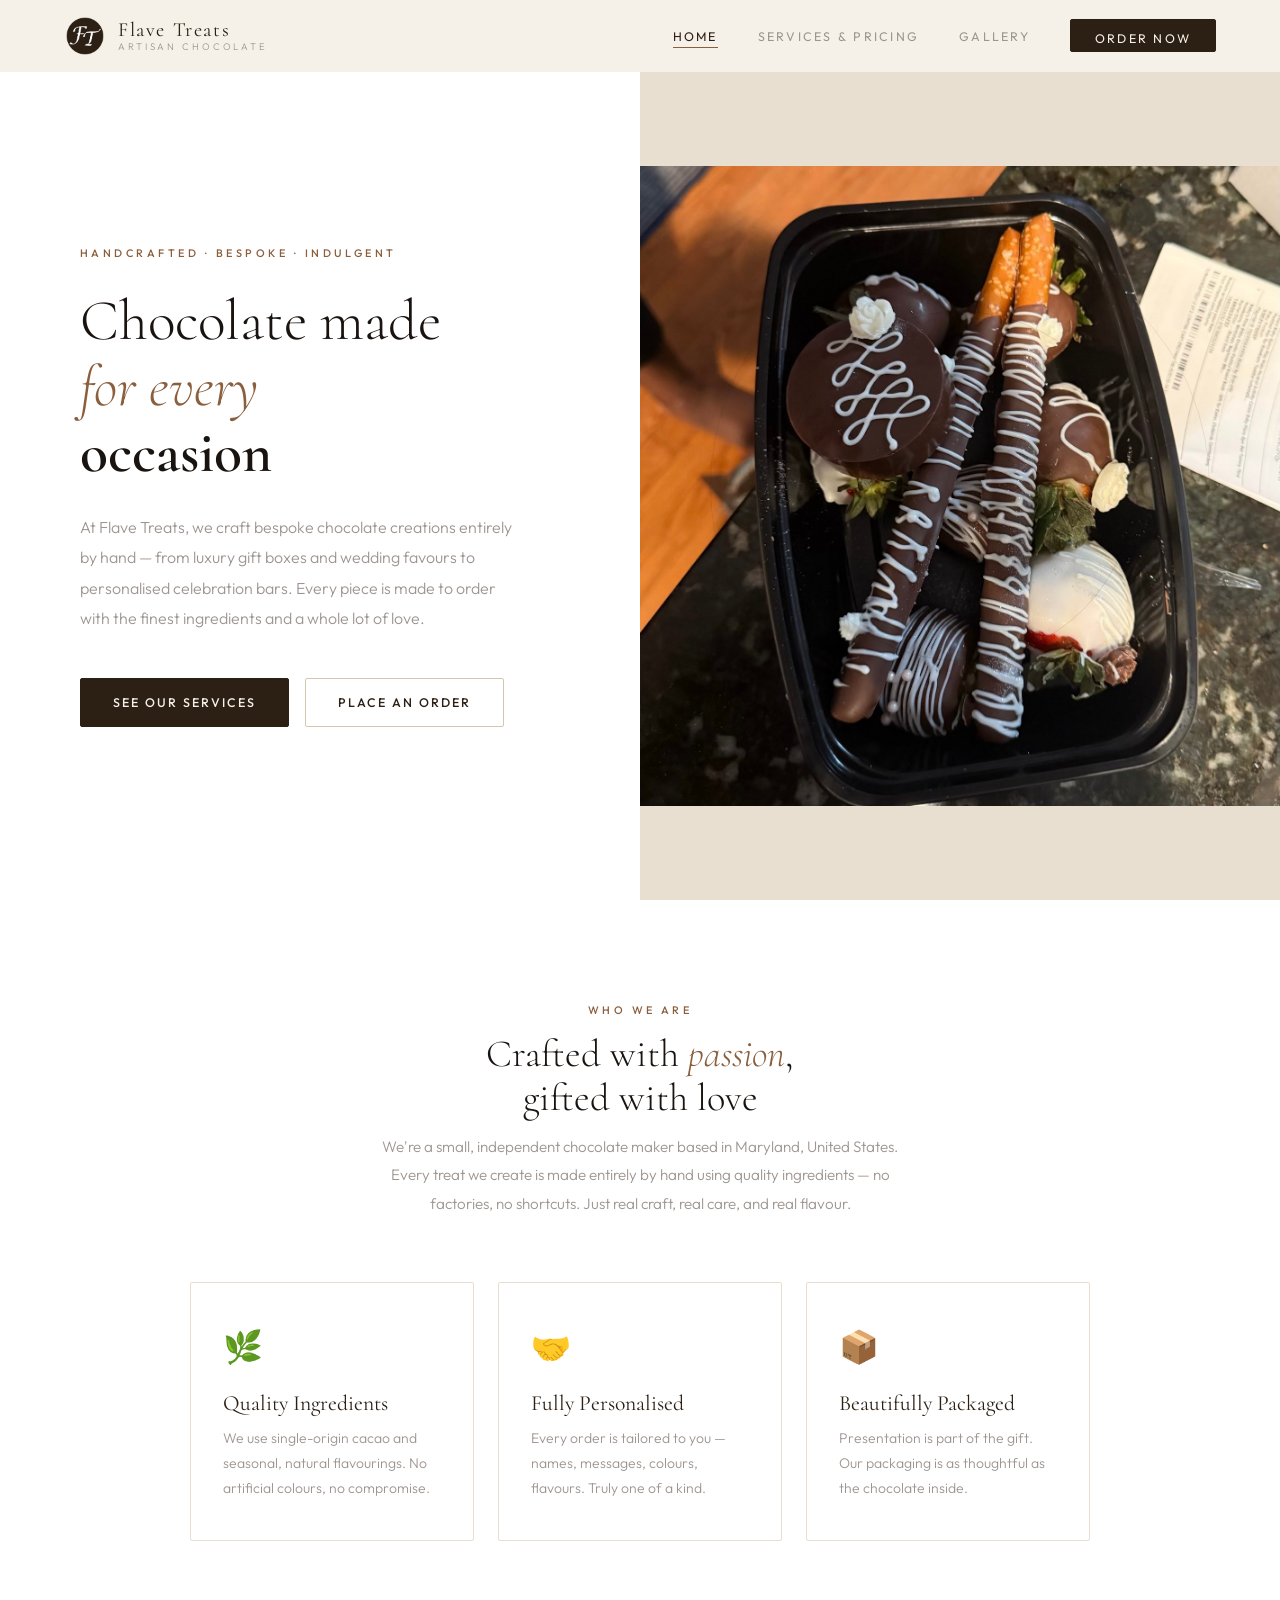
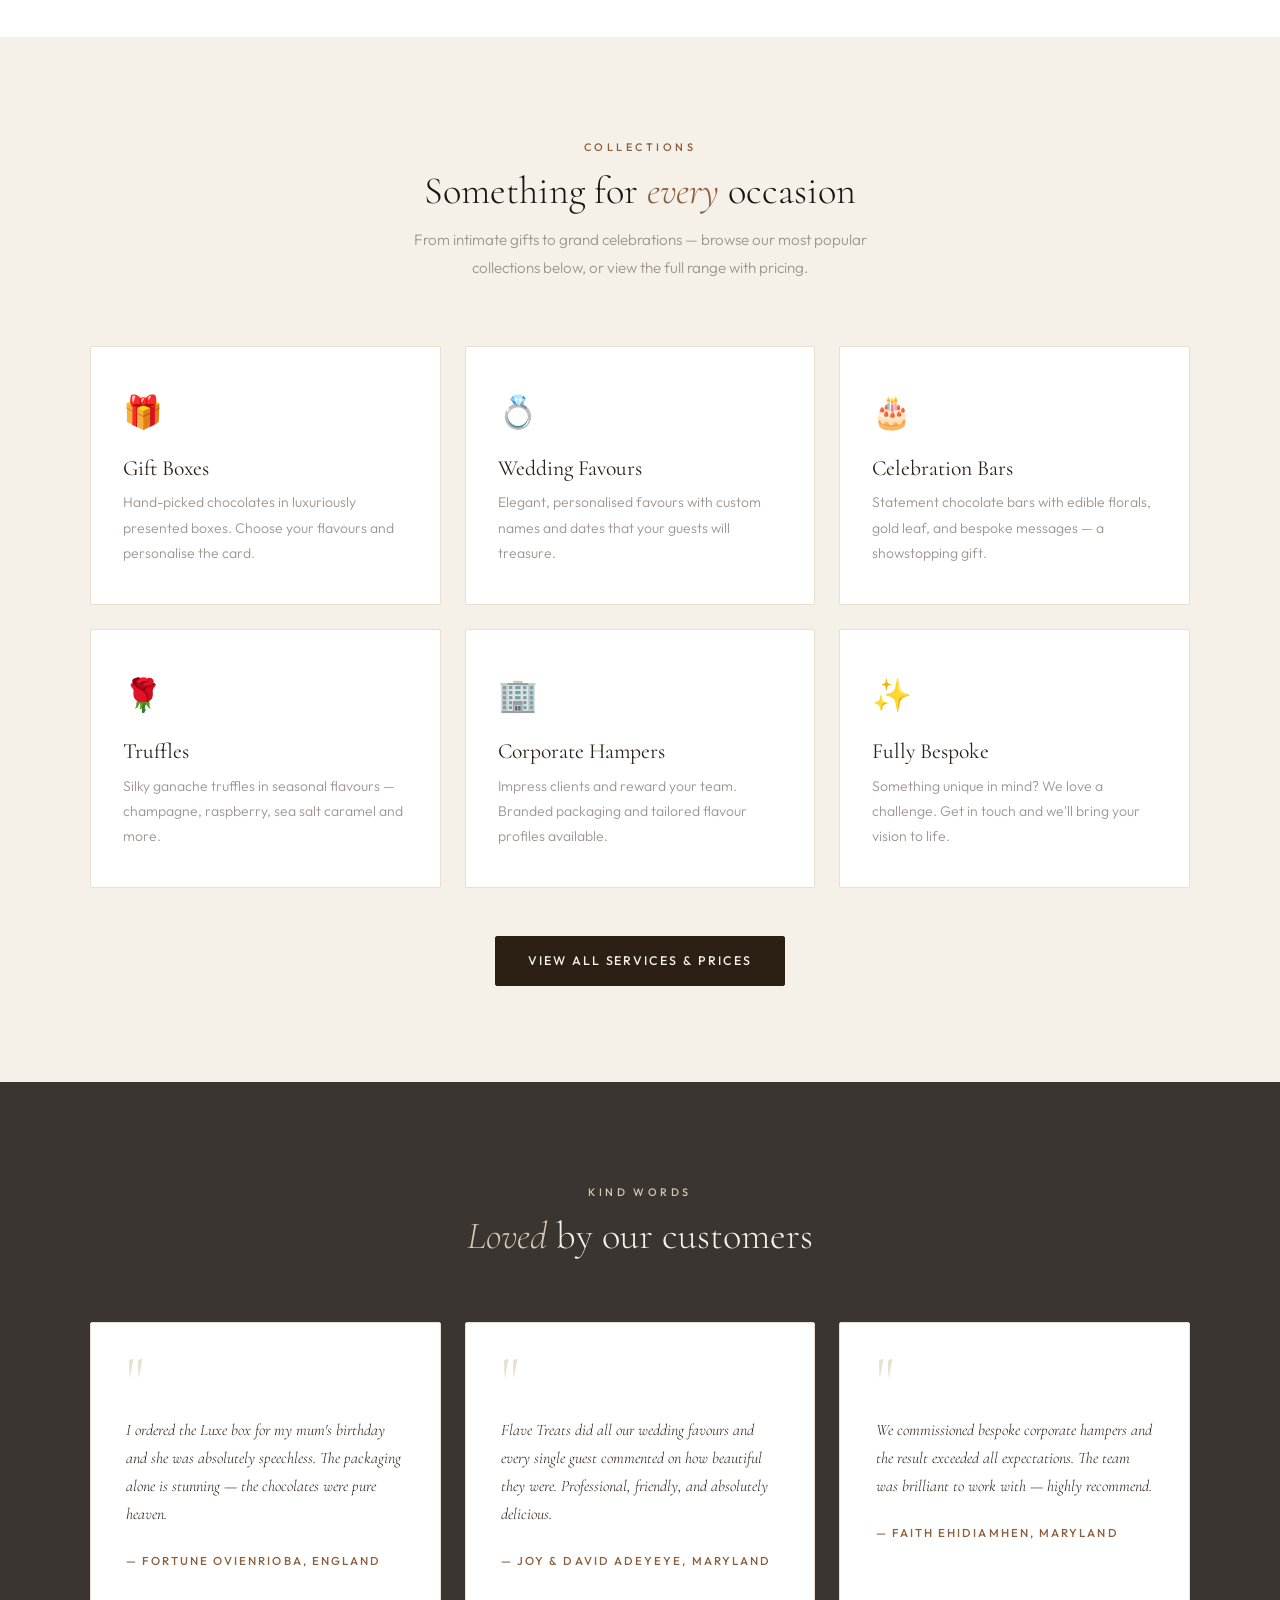
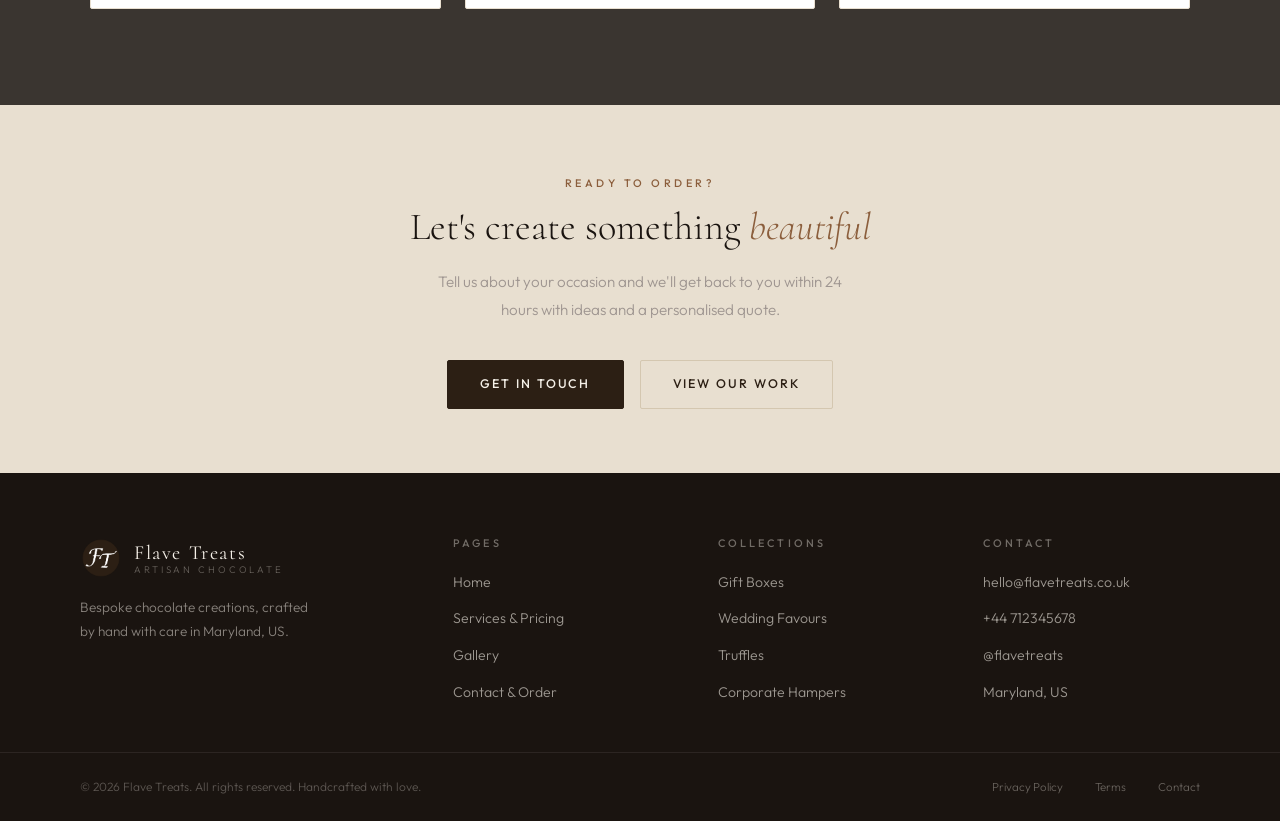
<file: index.html>
<!DOCTYPE html>
<html lang="en">
<head>
  <meta charset="UTF-8" />
  <meta name="viewport" content="width=device-width, initial-scale=1.0"/>
  <title>Flave Treats – Bespoke Chocolate Creations</title>
  <link rel="stylesheet" href="style.css"/>
</head>
<body>

  <!-- ══════════════════════════════════════════
       NAVIGATION
  ═══════════════════════════════════════════ -->
  <nav class="navbar" id="navbar">
    <a href="index.html" class="nav-logo">
      <img src="logo.png" alt="Flave Treats Logo" class="logo-img"/>
      <div class="logo-text">
        <span class="top">Flave Treats</span>
        <span class="sub">Artisan Chocolate</span>
      </div>
    </a>

    <ul class="nav-links">
      <li><a href="index.html" class="active">Home</a></li>
      <li><a href="services.html">Services &amp; Pricing</a></li>
      <li><a href="gallery.html">Gallery</a></li>
      <li><a href="contact.html" class="nav-cta">Order Now</a></li>
    </ul>

    <button class="hamburger" aria-label="Toggle menu">
      <span></span><span></span><span></span>
    </button>
  </nav>

  <!-- ══════════════════════════════════════════
       HERO
  ═══════════════════════════════════════════ -->
  <div class="page-wrapper">
    <section class="hero">
      <div class="hero-content">
        <span class="hero-tag">Handcrafted · Bespoke · Indulgent</span>
        <h1 class="hero-title">
          Chocolate made<br>
          <em>for every</em><br>
          <strong>occasion</strong>
        </h1>
        <p class="hero-body">
          At Flave Treats, we craft bespoke chocolate creations entirely by hand — from luxury gift boxes and wedding favours to personalised celebration bars. Every piece is made to order with the finest ingredients and a whole lot of love.
        </p>
        <div class="hero-actions">
          <a href="services.html" class="btn btn-primary">See Our Services</a>
          <a href="contact.html" class="btn btn-secondary">Place an Order</a>
        </div>
      </div>

      <div class="hero-panel" style="padding:0; overflow:hidden; position:relative;">

  <!-- Slideshow images — replace src="..." with your own photo paths -->

  <div class="hero-panel" style="padding:0; overflow:hidden; position:relative;">

  <!-- Slideshow images — replace src="..." with your own photo paths -->
  <div class="">
    <div class="slide active">
      <img src="flavetreats1.jpg" alt="Crafting chocolate truffles"/>
    </div>
  </div>

  <!-- Dot indicators -->
  <div class="slide-dots">
    <span class="dot active" onclick="goToSlide(0)"></span>
    <span class="dot" onclick="goToSlide(1)"></span>
    <span class="dot" onclick="goToSlide(2)"></span>
    <span class="dot" onclick="goToSlide(3)"></span>
  </div>

</div>
    </section>


    <section class="section section-white">
      <div class="section-header reveal">
        <span class="section-label">Who We Are</span>
        <h2 class="section-title">Crafted with <em>passion</em>,<br>gifted with love</h2>
        <p class="section-body">
          We're a small, independent chocolate maker based in Maryland, United States. Every treat we create is made entirely by hand using quality ingredients — no factories, no shortcuts. Just real craft, real care, and real flavour.
        </p>
      </div>

      <div class="cards-grid" style="max-width:900px; margin: 0 auto;">
        <div class="card reveal">
          <div class="card-icon">🌿</div>
          <h3>Quality Ingredients</h3>
          <p>We use single-origin cacao and seasonal, natural flavourings. No artificial colours, no compromise.</p>
        </div>
        <div class="card reveal">
          <div class="card-icon">🤝</div>
          <h3>Fully Personalised</h3>
          <p>Every order is tailored to you — names, messages, colours, flavours. Truly one of a kind.</p>
        </div>
        <div class="card reveal">
          <div class="card-icon">📦</div>
          <h3>Beautifully Packaged</h3>
          <p>Presentation is part of the gift. Our packaging is as thoughtful as the chocolate inside.</p>
        </div>
      </div>
    </section>

    <!-- ══════════════════════════════════════════
         COLLECTIONS PREVIEW
    ═══════════════════════════════════════════ -->
    <section class="section section-milk">
      <div class="section-header reveal">
        <span class="section-label">Collections</span>
        <h2 class="section-title">Something for <em>every</em> occasion</h2>
        <p class="section-body">From intimate gifts to grand celebrations — browse our most popular collections below, or view the full range with pricing.</p>
      </div>

      <div class="cards-grid">
        <div class="card reveal">
          <div class="card-icon">🎁</div>
          <h3>Gift Boxes</h3>
          <p>Hand-picked chocolates in luxuriously presented boxes. Choose your flavours and personalise the card.</p>
        </div>
        <div class="card reveal">
          <div class="card-icon">💍</div>
          <h3>Wedding Favours</h3>
          <p>Elegant, personalised favours with custom names and dates that your guests will treasure.</p>
        </div>
        <div class="card reveal">
          <div class="card-icon">🎂</div>
          <h3>Celebration Bars</h3>
          <p>Statement chocolate bars with edible florals, gold leaf, and bespoke messages — a showstopping gift.</p>
        </div>
        <div class="card reveal">
          <div class="card-icon">🌹</div>
          <h3>Truffles</h3>
          <p>Silky ganache truffles in seasonal flavours — champagne, raspberry, sea salt caramel and more.</p>
        </div>
        <div class="card reveal">
          <div class="card-icon">🏢</div>
          <h3>Corporate Hampers</h3>
          <p>Impress clients and reward your team. Branded packaging and tailored flavour profiles available.</p>
        </div>
        <div class="card reveal">
          <div class="card-icon">✨</div>
          <h3>Fully Bespoke</h3>
          <p>Something unique in mind? We love a challenge. Get in touch and we'll bring your vision to life.</p>
        </div>
      </div>

      <div style="text-align:center; margin-top:3rem;" class="reveal">
        <a href="services.html" class="btn btn-primary">View All Services &amp; Prices</a>
      </div>
    </section>

    <!-- ══════════════════════════════════════════
         TESTIMONIALS
    ═══════════════════════════════════════════ -->
    <section class="section section-dark">
      <div class="section-header reveal">
        <span class="section-label">Kind Words</span>
        <h2 class="section-title"><em>Loved</em> by our customers</h2>
      </div>

      <div class="testimonials-grid">
        <div class="testimonial-card reveal">
          <div class="t-quote">"</div>
          <p>I ordered the Luxe box for my mum's birthday and she was absolutely speechless. The packaging alone is stunning — the chocolates were pure heaven.</p>
          <span class="t-author">— Fortune Ovienrioba, England</span>
        </div>
        <div class="testimonial-card reveal">
          <div class="t-quote">"</div>
          <p>Flave Treats did all our wedding favours and every single guest commented on how beautiful they were. Professional, friendly, and absolutely delicious.</p>
          <span class="t-author">— Joy & David Adeyeye, Maryland</span>
        </div>
        <div class="testimonial-card reveal">
          <div class="t-quote">"</div>
          <p>We commissioned bespoke corporate hampers and the result exceeded all expectations. The team was brilliant to work with — highly recommend.</p>
          <span class="t-author">— Faith Ehidiamhen, Maryland</span>
        </div>
      </div>
    </section>

    <!-- ══════════════════════════════════════════
         CTA BAND
    ═══════════════════════════════════════════ -->
    <section class="section-sm section-beige" style="text-align:center;">
      <div class="reveal">
        <span class="section-label">Ready to order?</span>
        <h2 class="section-title" style="margin-bottom:1.2rem;">Let's create something <em>beautiful</em></h2>
        <p style="color:var(--warm-grey); font-size:0.95rem; margin-bottom:2.2rem; max-width:440px; margin-left:auto; margin-right:auto; line-height:1.85;">
          Tell us about your occasion and we'll get back to you within 24 hours with ideas and a personalised quote.
        </p>
        <div style="display:flex; gap:1rem; justify-content:center; flex-wrap:wrap;">
          <a href="contact.html" class="btn btn-primary">Get in Touch</a>
          <a href="gallery.html" class="btn btn-secondary">View Our Work</a>
        </div>
      </div>
    </section>

    <!-- ══════════════════════════════════════════
         FOOTER
    ═══════════════════════════════════════════ -->
    <footer>
      <div class="footer-top">
        <div class="footer-brand">
          <a href="index.html" class="nav-logo" style="text-decoration:none;">
            <img src="logo.png" alt="Flave Treats Logo" class="logo-img"/>
            <div class="logo-text">
              <span class="top">Flave Treats</span>
              <span class="sub">Artisan Chocolate</span>
            </div>
          </a>
          <p class="footer-tagline">Bespoke chocolate creations, crafted by hand with care in Maryland, US.</p>
        </div>
        <div class="footer-col">
          <h4>Pages</h4>
          <ul>
            <li><a href="index.html">Home</a></li>
            <li><a href="services.html">Services &amp; Pricing</a></li>
            <li><a href="gallery.html">Gallery</a></li>
            <li><a href="contact.html">Contact &amp; Order</a></li>
          </ul>
        </div>
        <div class="footer-col">
          <h4>Collections</h4>
          <ul>
            <li><a href="services.html">Gift Boxes</a></li>
            <li><a href="services.html">Wedding Favours</a></li>
            <li><a href="services.html">Truffles</a></li>
            <li><a href="services.html">Corporate Hampers</a></li>
          </ul>
        </div>
        <div class="footer-col">
          <h4>Contact</h4>
          <ul>
            <li><a href="mailto:hello@flavetreats.co.uk">hello@flavetreats.co.uk</a></li>
            <li><a href="tel:+441234567890">+44 712345678</a></li>
            <li><a href="#">@flavetreats</a></li>
            <li><a href="#">Maryland, US</a></li>
          </ul>
        </div>
      </div>
      <div class="footer-bottom">
        <p class="footer-copy">© 2026 Flave Treats. All rights reserved. Handcrafted with love.</p>
        <div class="footer-bottom-links">
          <a href="#">Privacy Policy</a>
          <a href="#">Terms</a>
          <a href="contact.html">Contact</a>
        </div>
      </div>
    </footer>

  </div><!-- end page-wrapper -->

  <script src="script.js"></script>
</body>
</html>
</file>
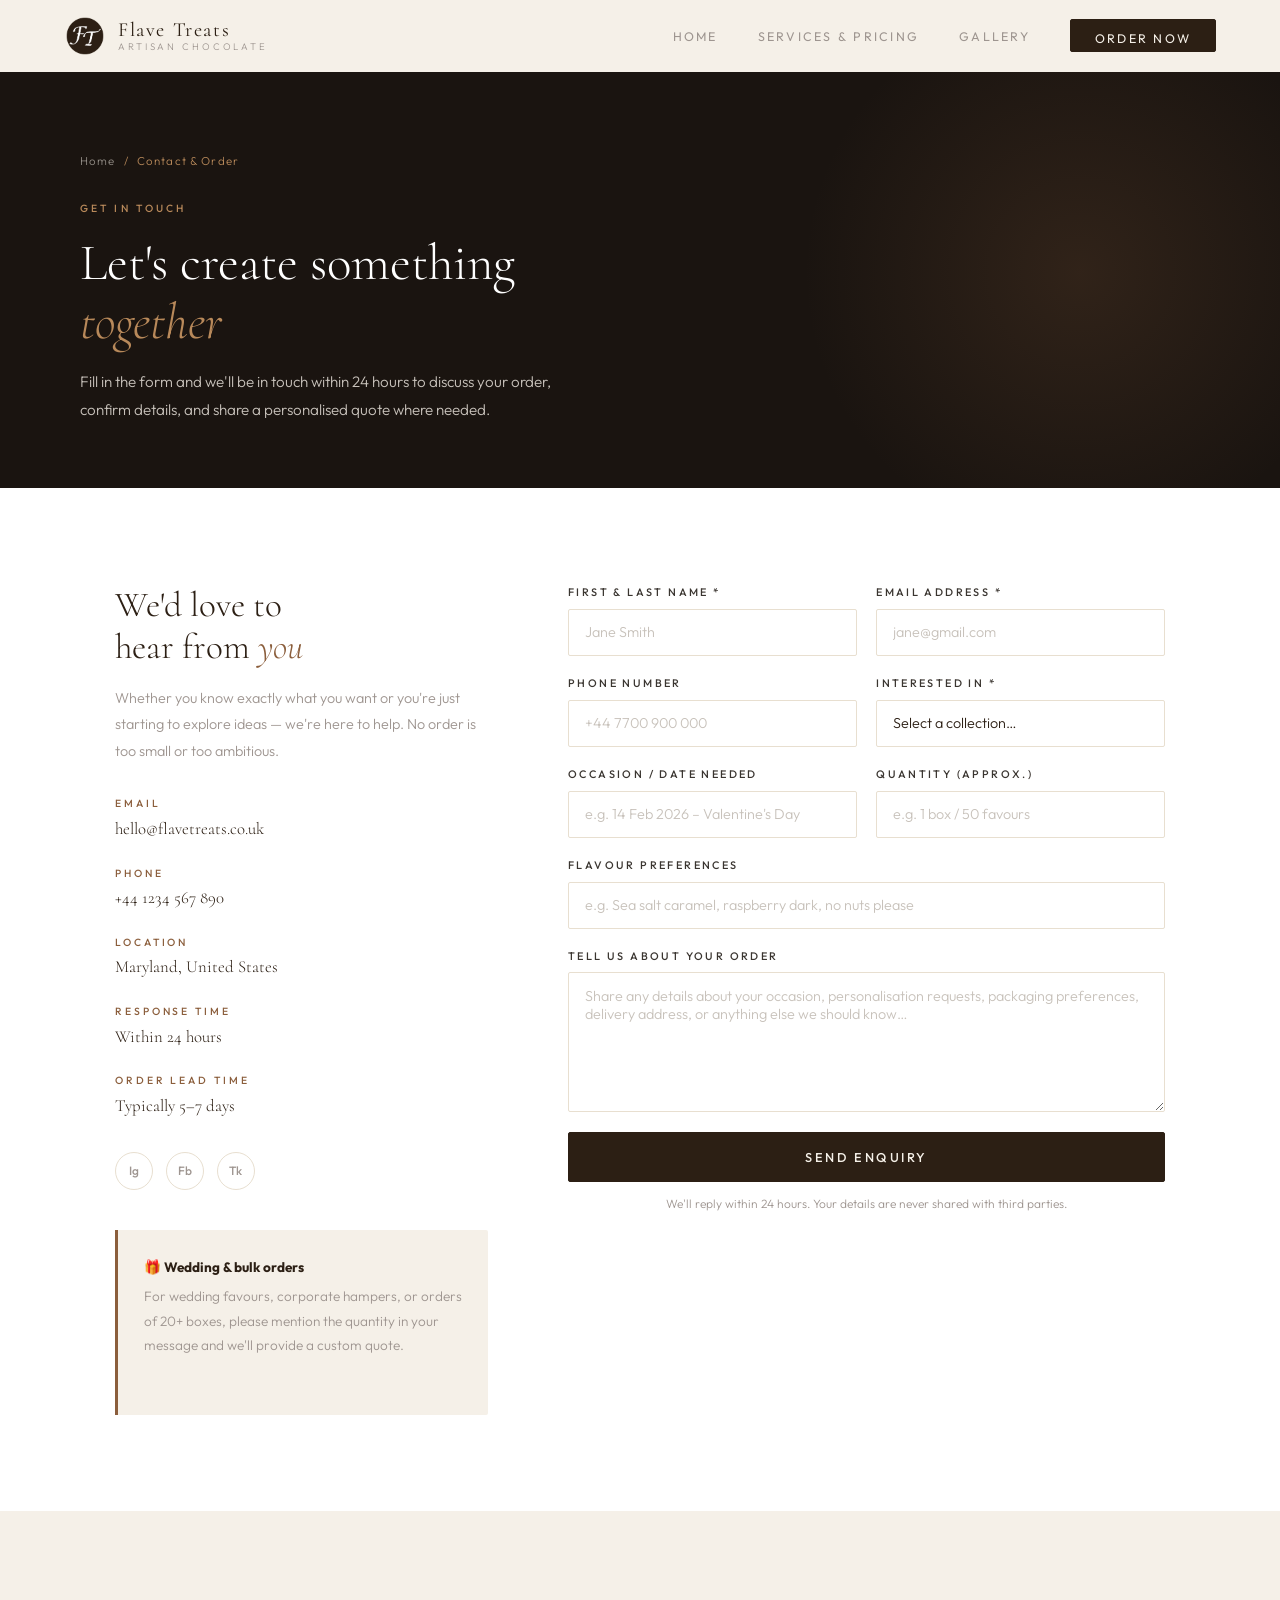
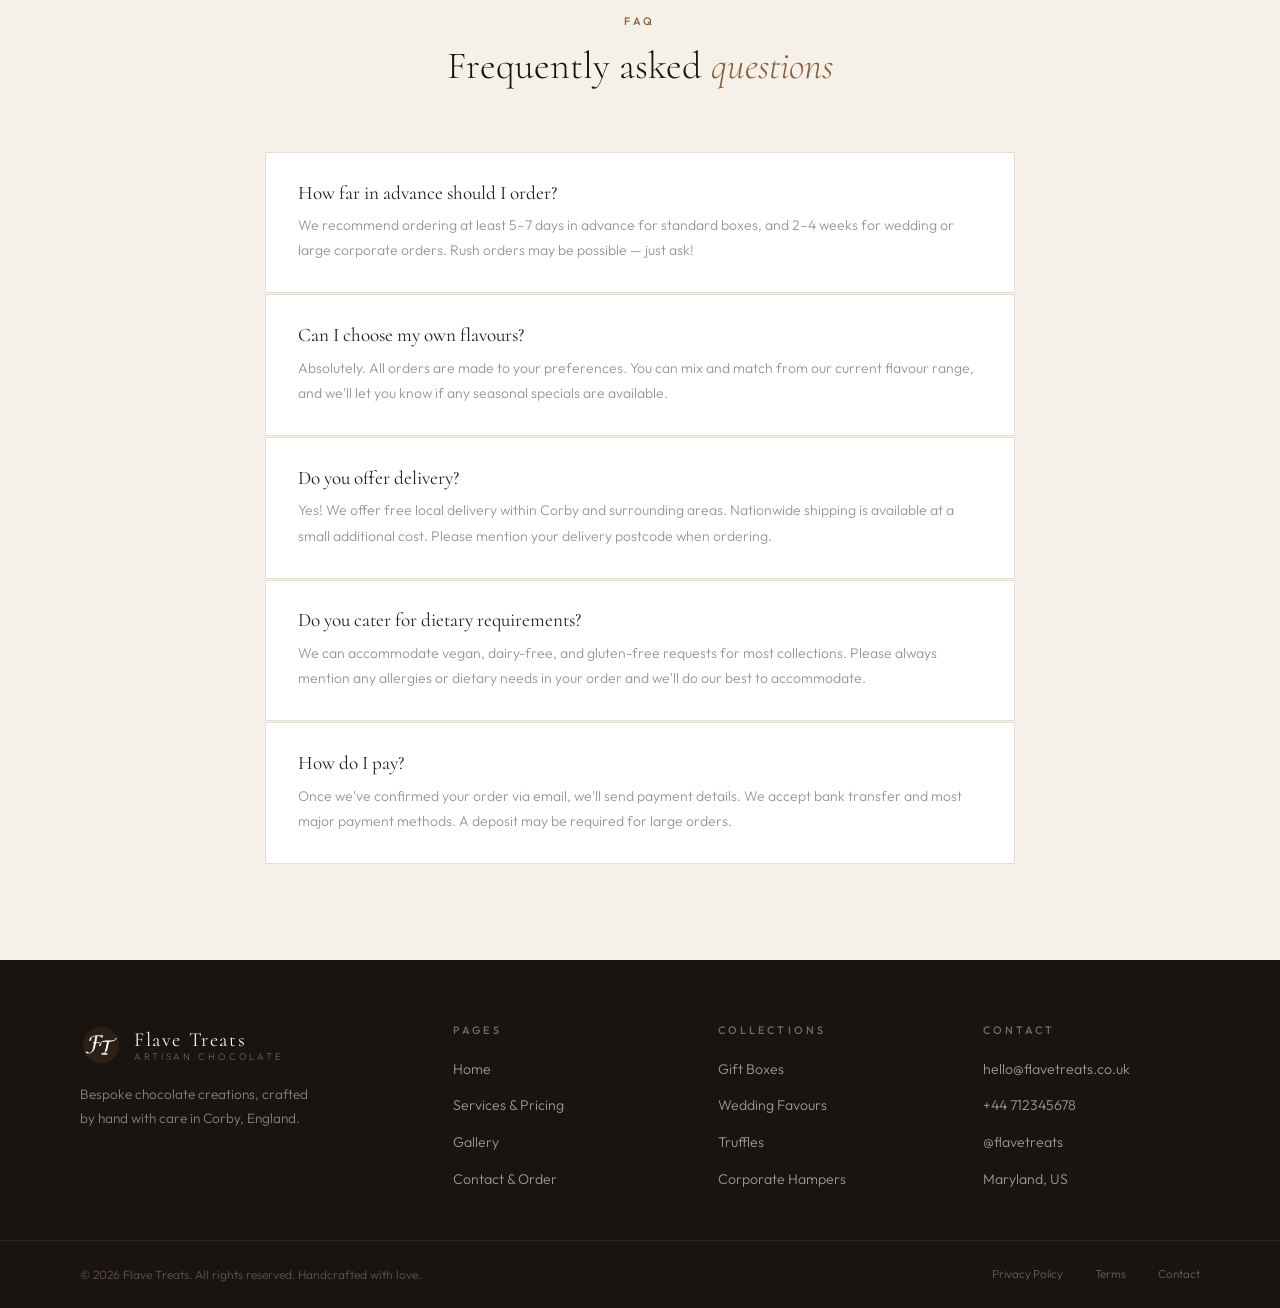
<file: contact.html>
<!DOCTYPE html>
<html lang="en">
<head>
  <meta charset="UTF-8" />
  <meta name="viewport" content="width=device-width, initial-scale=1.0"/>
  <title>Contact &amp; Order – Flave Treats</title>
  <link rel="stylesheet" href="style.css"/>
</head>
<body>

  <!-- ══════════════════════════════════════════
       NAVIGATION
  ═══════════════════════════════════════════ -->
  <nav class="navbar" id="navbar">
    <a href="index.html" class="nav-logo">
      <img src="logo.png" alt="Flave Treats Logo" class="logo-img"/>
      <div class="logo-text">
        <span class="top">Flave Treats</span>
        <span class="sub">Artisan Chocolate</span>
      </div>
    </a>

    <ul class="nav-links">
      <li><a href="index.html">Home</a></li>
      <li><a href="services.html">Services &amp; Pricing</a></li>
      <li><a href="gallery.html">Gallery</a></li>
      <li><a href="contact.html" class="nav-cta active">Order Now</a></li>
    </ul>

    <button class="hamburger" aria-label="Toggle menu">
      <span></span><span></span><span></span>
    </button>
  </nav>

  <div class="page-wrapper">

    <!-- ══════════════════════════════════════════
         PAGE HERO
    ═══════════════════════════════════════════ -->
    <div class="page-hero">
      <div class="page-hero-content">
        <div class="breadcrumb">
          <a href="index.html">Home</a>
          <span>/</span>
          <span>Contact &amp; Order</span>
        </div>
        <span class="page-hero-tag">Get in Touch</span>
        <h1>Let's create something<br><em>together</em></h1>
        <p>Fill in the form and we'll be in touch within 24 hours to discuss your order, confirm details, and share a personalised quote where needed.</p>
      </div>
    </div>

    <!-- ══════════════════════════════════════════
         CONTACT LAYOUT
    ═══════════════════════════════════════════ -->
    <section class="section section-white">
      <div class="contact-layout">

        <!-- Info column -->
        <div class="contact-info-col reveal">
          <h2>We'd love to<br>hear from <em>you</em></h2>
          <p>
            Whether you know exactly what you want or you're just starting to explore ideas — we're here to help. No order is too small or too ambitious.
          </p>

          <div class="contact-details">
            <div class="contact-detail-item">
              <span class="c-label">Email</span>
              <span class="c-value"><a href="mailto:favourkiki72@yahoo.com">hello@flavetreats.co.uk</a></span>
            </div>
            <div class="contact-detail-item">
              <span class="c-label">Phone</span>
              <span class="c-value"><a href="tel:+441234567890">+44 1234 567 890</a></span>
            </div>
            <div class="contact-detail-item">
              <span class="c-label">Location</span>
              <span class="c-value">Maryland, United States</span>
            </div>
            <div class="contact-detail-item">
              <span class="c-label">Response Time</span>
              <span class="c-value">Within 24 hours</span>
            </div>
            <div class="contact-detail-item">
              <span class="c-label">Order Lead Time</span>
              <span class="c-value">Typically 5–7 days</span>
            </div>
          </div>

          <!-- Social -->
          <div class="social-row">
            <div class="social-btn" title="Instagram">Ig</div>
            <div class="social-btn" title="Facebook">Fb</div>
            <div class="social-btn" title="TikTok">Tk</div>
          </div>

          <!-- Info box -->
          <div style="margin-top:2.5rem; padding:1.6rem; background:var(--milk); border-left:3px solid var(--accent); border-radius:0 2px 2px 0;">
            <p style="font-size:0.85rem; color:var(--warm-grey); line-height:1.8;">
              <strong style="color:var(--brown); display:block; margin-bottom:0.3rem;">🎁 Wedding &amp; bulk orders</strong>
              For wedding favours, corporate hampers, or orders of 20+ boxes, please mention the quantity in your message and we'll provide a custom quote.
            </p>
          </div>
        </div>

        <!-- Form column -->
        <div class="reveal">
          <div id="contactForm">
            <div class="form-col">

              <div class="form-row-2">
                <div class="form-group">
                  <label for="fname">First &amp; Last Name *</label>
                  <input type="text" id="fname" placeholder="Jane Smith" required/>
                </div>
                <div class="form-group">
                  <label for="femail">Email Address *</label>
                  <input type="email" id="femail" placeholder="jane@gmail.com" required/>
                </div>
              </div>

              <div class="form-row-2">
                <div class="form-group">
                  <label for="fphone">Phone Number</label>
                  <input type="tel" id="fphone" placeholder="+44 7700 900 000"/>
                </div>
                <div class="form-group">
                  <label for="fproduct">Interested In *</label>
                  <select id="fproduct" required>
                    <option value="">Select a collection…</option>
                    <option value="petite">Gift Box – Petite (£18)</option>
                    <option value="luxe">Gift Box – Luxe (£38)</option>
                    <option value="grand">Gift Box – Grand (£70)</option>
                    <option value="wedding">Wedding Favours</option>
                    <option value="corporate">Corporate Hamper</option>
                    <option value="truffles">Truffles (from £12)</option>
                    <option value="bar">Celebration Bar (from £15)</option>
                    <option value="bespoke">Fully Bespoke</option>
                  </select>
                </div>
              </div>

              <div class="form-row-2">
                <div class="form-group">
                  <label for="fdate">Occasion / Date Needed</label>
                  <input type="text" id="fdate" placeholder="e.g. 14 Feb 2026 – Valentine's Day"/>
                </div>
                <div class="form-group">
                  <label for="fquantity">Quantity (approx.)</label>
                  <input type="text" id="fquantity" placeholder="e.g. 1 box / 50 favours"/>
                </div>
              </div>

              <div class="form-group">
                <label for="fflavours">Flavour Preferences</label>
                <input type="text" id="fflavours" placeholder="e.g. Sea salt caramel, raspberry dark, no nuts please"/>
              </div>

              <div class="form-group">
                <label for="fmessage">Tell us about your order</label>
                <textarea id="fmessage" placeholder="Share any details about your occasion, personalisation requests, packaging preferences, delivery address, or anything else we should know…"></textarea>
              </div>

              <div>
                <button class="btn btn-primary" id="submitBtn" style="width:100%; padding:1rem; font-size:0.8rem; letter-spacing:0.2em;">
                  Send Enquiry
                </button>
                <p style="font-size:0.75rem; color:var(--warm-grey); text-align:center; margin-top:0.8rem; line-height:1.6;">
                  We'll reply within 24 hours. Your details are never shared with third parties.
                </p>
              </div>

            </div>
          </div>

          <!-- Success message -->
          <div class="form-success" id="formSuccess">
            <div style="font-size:3rem; margin-bottom:1rem;">🎉</div>
            <h3>Thank you!</h3>
            <p style="margin-top:0.6rem; line-height:1.8;">
              We've received your enquiry and will be in touch within 24 hours. We can't wait to create something special for you.
            </p>
            <a href="index.html" class="btn btn-primary" style="margin-top:1.5rem; display:inline-block;">Back to Home</a>
          </div>
        </div>

      </div>
    </section>

    <!-- ══════════════════════════════════════════
         FAQ
    ═══════════════════════════════════════════ -->
    <section class="section section-milk">
      <div class="section-header reveal">
        <span class="section-label">FAQ</span>
        <h2 class="section-title">Frequently asked <em>questions</em></h2>
      </div>

      <div style="max-width:750px; margin:0 auto; display:flex; flex-direction:column; gap:1px;">

        <div class="faq-item reveal" style="background:var(--white); padding:1.8rem 2rem; border:1px solid var(--beige);">
          <h4 style="font-family:'Cormorant',serif; font-size:1.2rem; font-weight:400; color:var(--brown); margin-bottom:0.6rem;">How far in advance should I order?</h4>
          <p style="font-size:0.875rem; color:var(--warm-grey); line-height:1.8;">We recommend ordering at least 5–7 days in advance for standard boxes, and 2–4 weeks for wedding or large corporate orders. Rush orders may be possible — just ask!</p>
        </div>

        <div class="faq-item reveal" style="background:var(--white); padding:1.8rem 2rem; border:1px solid var(--beige);">
          <h4 style="font-family:'Cormorant',serif; font-size:1.2rem; font-weight:400; color:var(--brown); margin-bottom:0.6rem;">Can I choose my own flavours?</h4>
          <p style="font-size:0.875rem; color:var(--warm-grey); line-height:1.8;">Absolutely. All orders are made to your preferences. You can mix and match from our current flavour range, and we'll let you know if any seasonal specials are available.</p>
        </div>

        <div class="faq-item reveal" style="background:var(--white); padding:1.8rem 2rem; border:1px solid var(--beige);">
          <h4 style="font-family:'Cormorant',serif; font-size:1.2rem; font-weight:400; color:var(--brown); margin-bottom:0.6rem;">Do you offer delivery?</h4>
          <p style="font-size:0.875rem; color:var(--warm-grey); line-height:1.8;">Yes! We offer free local delivery within Corby and surrounding areas. Nationwide shipping is available at a small additional cost. Please mention your delivery postcode when ordering.</p>
        </div>

        <div class="faq-item reveal" style="background:var(--white); padding:1.8rem 2rem; border:1px solid var(--beige);">
          <h4 style="font-family:'Cormorant',serif; font-size:1.2rem; font-weight:400; color:var(--brown); margin-bottom:0.6rem;">Do you cater for dietary requirements?</h4>
          <p style="font-size:0.875rem; color:var(--warm-grey); line-height:1.8;">We can accommodate vegan, dairy-free, and gluten-free requests for most collections. Please always mention any allergies or dietary needs in your order and we'll do our best to accommodate.</p>
        </div>

        <div class="faq-item reveal" style="background:var(--white); padding:1.8rem 2rem; border:1px solid var(--beige);">
          <h4 style="font-family:'Cormorant',serif; font-size:1.2rem; font-weight:400; color:var(--brown); margin-bottom:0.6rem;">How do I pay?</h4>
          <p style="font-size:0.875rem; color:var(--warm-grey); line-height:1.8;">Once we've confirmed your order via email, we'll send payment details. We accept bank transfer and most major payment methods. A deposit may be required for large orders.</p>
        </div>

      </div>
    </section>

    <!-- ══════════════════════════════════════════
         FOOTER
    ═══════════════════════════════════════════ -->
    <footer>
      <div class="footer-top">
        <div class="footer-brand">
          <a href="index.html" class="nav-logo" style="text-decoration:none;">
            <img src="logo.png" alt="Flave Treats Logo" class="logo-img"/>
            <div class="logo-text">
              <span class="top">Flave Treats</span>
              <span class="sub">Artisan Chocolate</span>
            </div>
          </a>
          <p class="footer-tagline">Bespoke chocolate creations, crafted by hand with care in Corby, England.</p>
        </div>
        <div class="footer-col">
          <h4>Pages</h4>
          <ul>
            <li><a href="index.html">Home</a></li>
            <li><a href="services.html">Services &amp; Pricing</a></li>
            <li><a href="gallery.html">Gallery</a></li>
            <li><a href="contact.html">Contact &amp; Order</a></li>
          </ul>
        </div>
        <div class="footer-col">
          <h4>Collections</h4>
          <ul>
            <li><a href="services.html">Gift Boxes</a></li>
            <li><a href="services.html">Wedding Favours</a></li>
            <li><a href="services.html">Truffles</a></li>
            <li><a href="services.html">Corporate Hampers</a></li>
          </ul>
        </div>
        <div class="footer-col">
          <h4>Contact</h4>
          <ul>
            <li><a href="mailto:favourkiki72@yahoo.com">hello@flavetreats.co.uk</a></li>
            <li><a href="tel:+441234567890">+44 712345678</a></li>
            <li><a href="#">@flavetreats</a></li>
            <li><a href="#">Maryland, US</a></li>
          </ul>
        </div>
      </div>
      <div class="footer-bottom">
        <p class="footer-copy">© 2026 Flave Treats. All rights reserved. Handcrafted with love.</p>
        <div class="footer-bottom-links">
          <a href="#">Privacy Policy</a>
          <a href="#">Terms</a>
          <a href="contact.html">Contact</a>
        </div>
      </div>
    </footer>

  </div>

  <script src="script.js"></script>
</body>
</html>
</file>
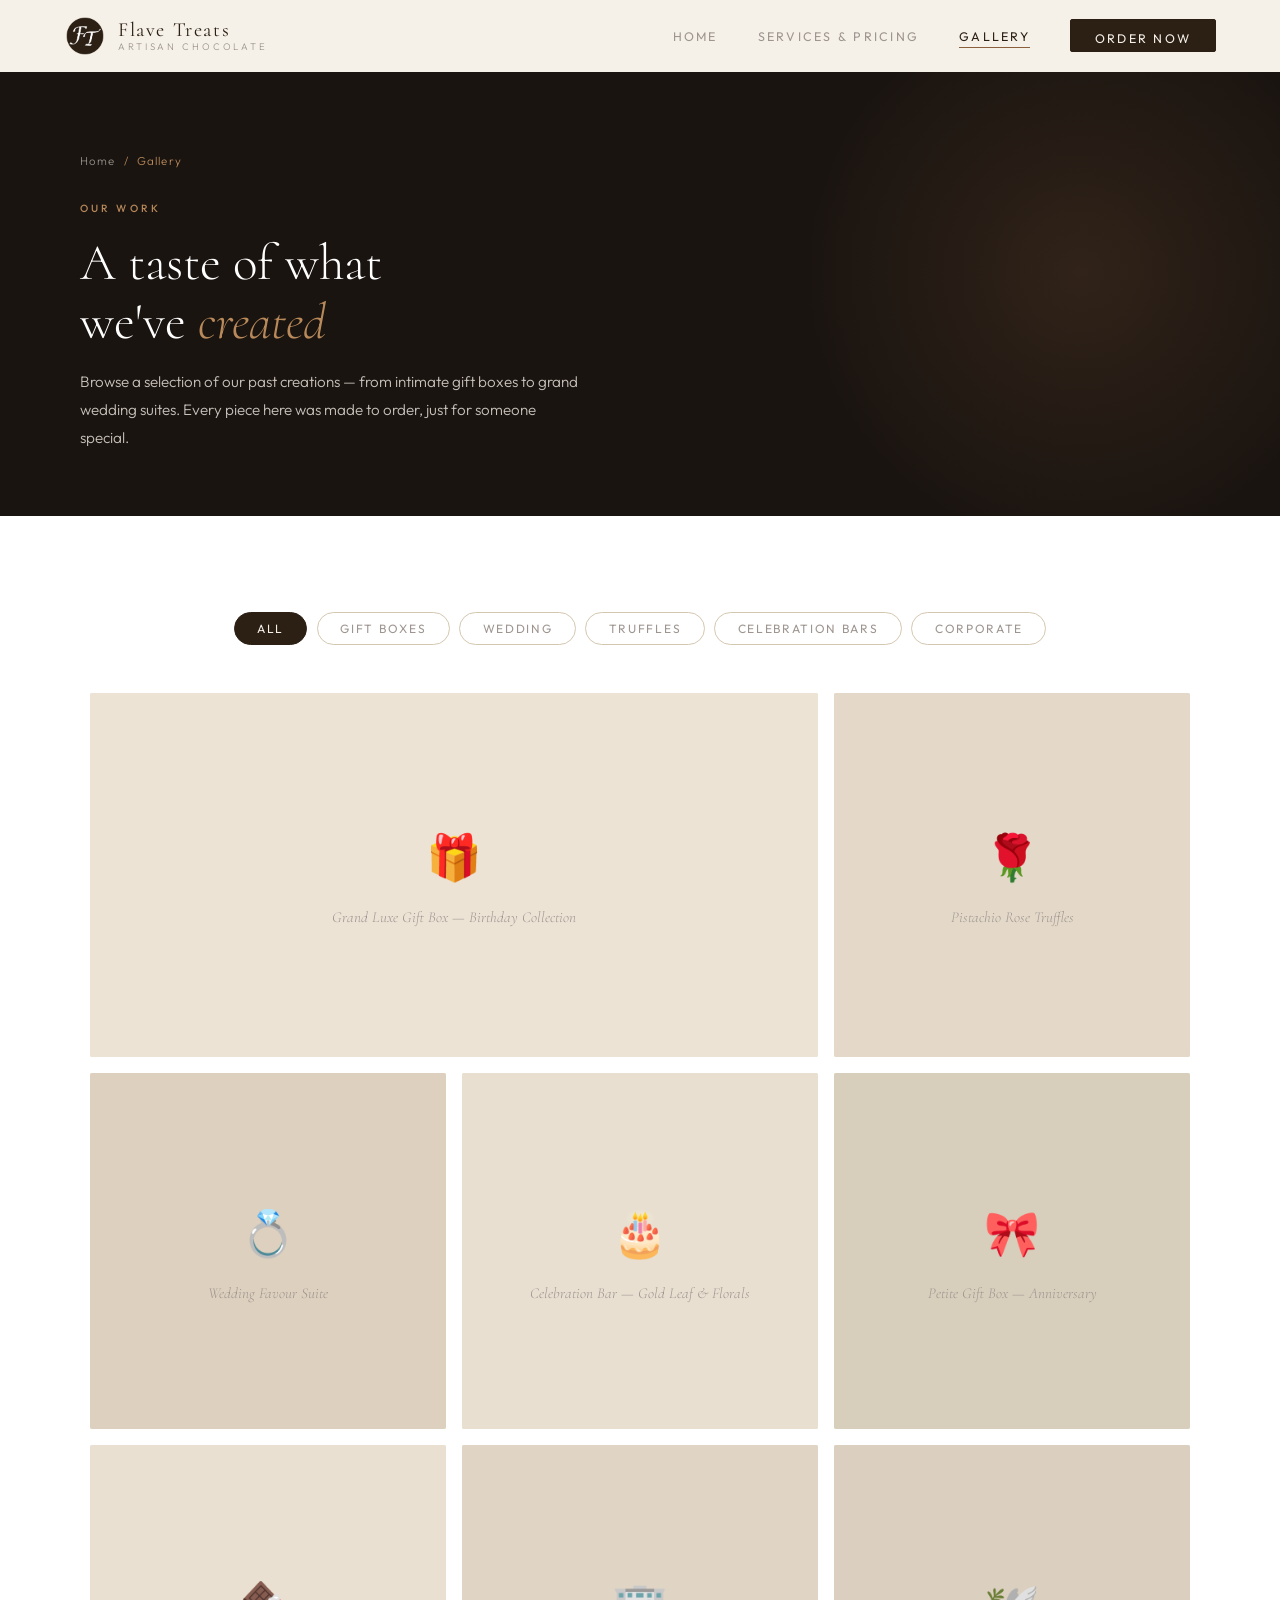
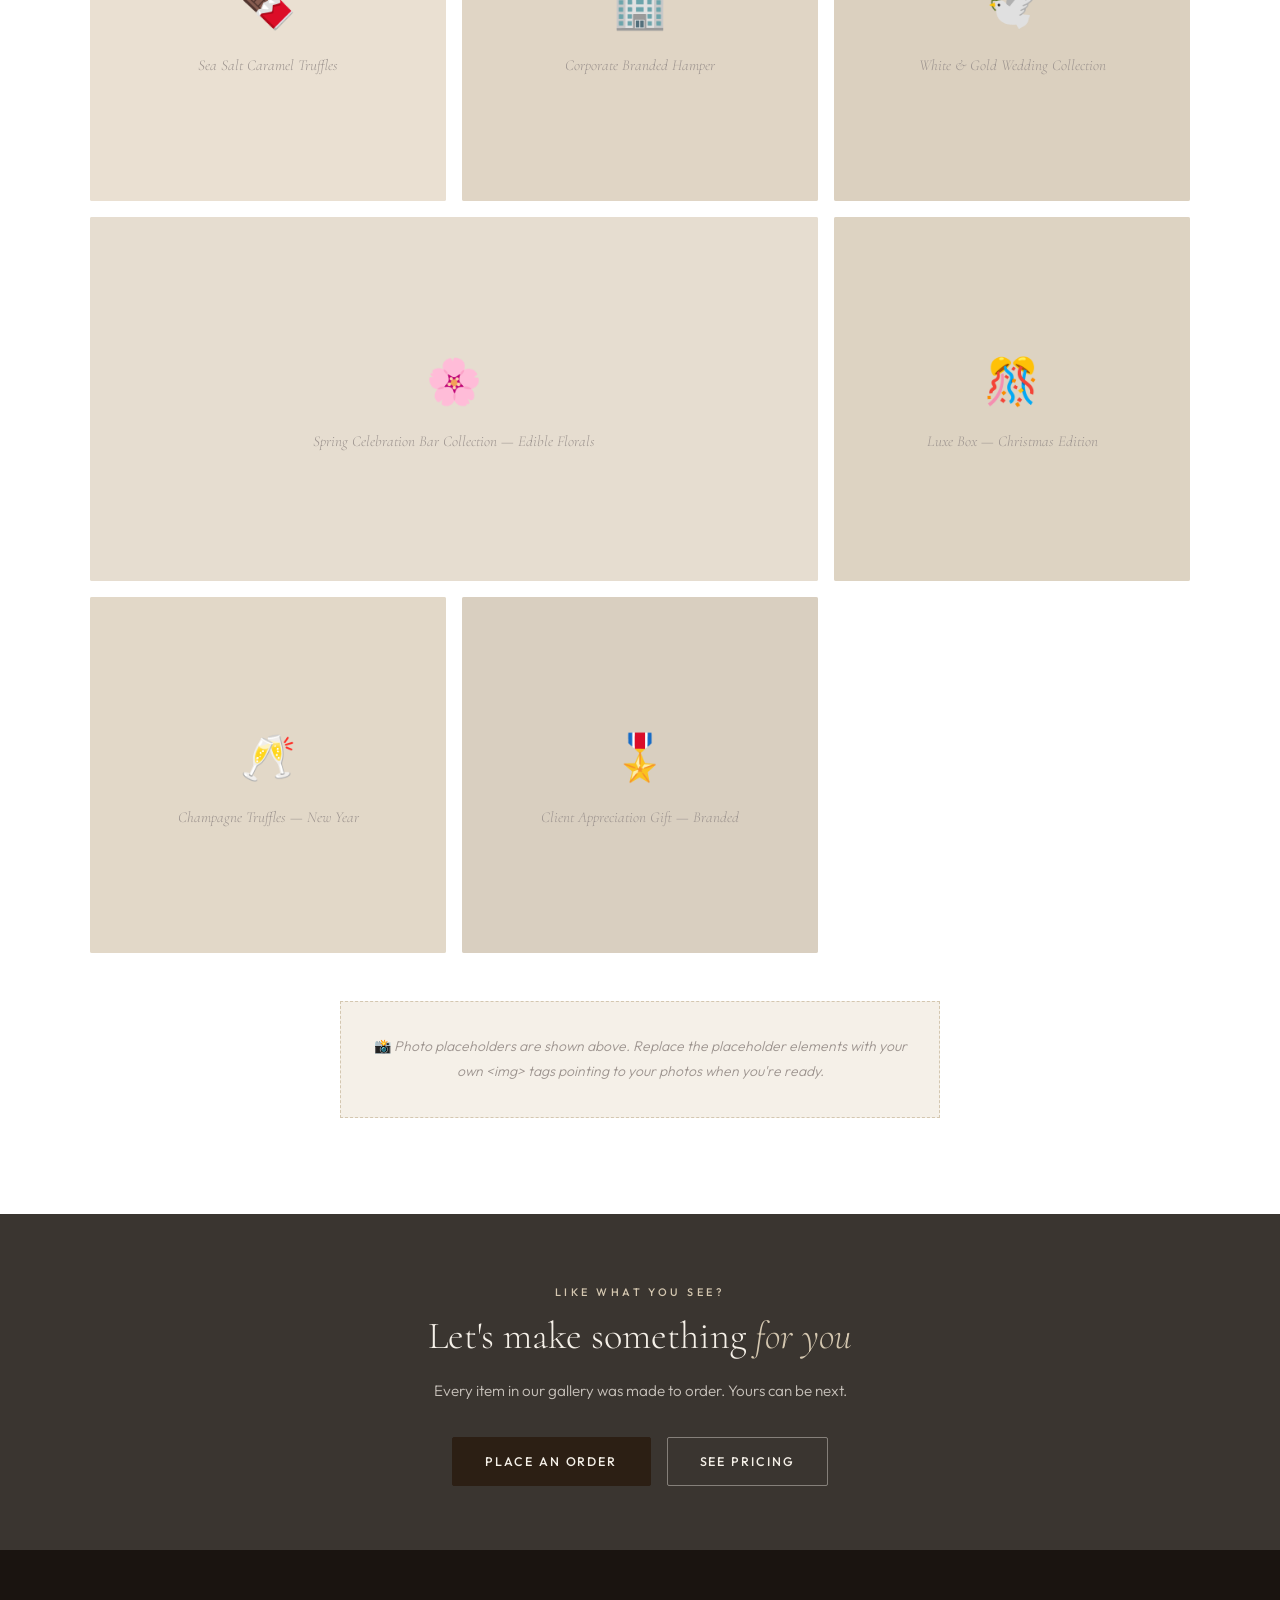
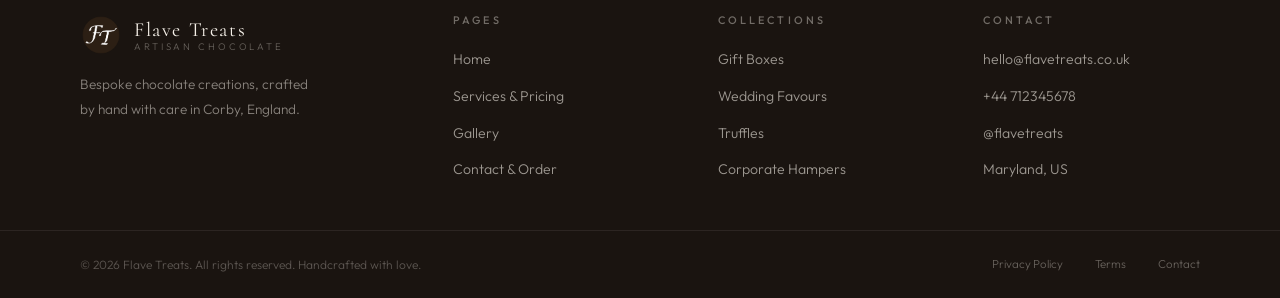
<file: gallery.html>
<!DOCTYPE html>
<html lang="en">
<head>
  <meta charset="UTF-8" />
  <meta name="viewport" content="width=device-width, initial-scale=1.0"/>
  <title>Gallery – Flave Treats</title>
  <link rel="stylesheet" href="style.css"/>
  <style>
    /* Extra gallery layout styles */
    .gallery-grid {
      display: grid;
      grid-template-columns: repeat(3, 1fr);
      gap: 1rem;
      max-width: 1100px;
      margin: 0 auto;
    }
    .gallery-item {
      position: relative;
      overflow: hidden;
      border-radius: 2px;
      cursor: pointer;
      background: var(--beige);
    }
    .gallery-item::before {
      content: '';
      display: block;
      padding-bottom: 100%;
    }
    .gallery-placeholder {
      position: absolute;
      inset: 0;
      display: flex;
      flex-direction: column;
      align-items: center;
      justify-content: center;
      gap: 0.8rem;
      transition: background 0.3s;
    }
    /* Vary placeholder background tones for visual interest */
    .gallery-item:nth-child(1) .gallery-placeholder { background: #EDE3D5; }
    .gallery-item:nth-child(2) .gallery-placeholder { background: #E4D9C9; }
    .gallery-item:nth-child(3) .gallery-placeholder { background: #DDD0BE; }
    .gallery-item:nth-child(4) .gallery-placeholder { background: #E8DFD0; }
    .gallery-item:nth-child(5) .gallery-placeholder { background: #D8CEBC; }
    .gallery-item:nth-child(6) .gallery-placeholder { background: #EAE0D2; }
    .gallery-item:nth-child(7) .gallery-placeholder { background: #E0D5C5; }
    .gallery-item:nth-child(8) .gallery-placeholder { background: #DBD0BF; }
    .gallery-item:nth-child(9) .gallery-placeholder { background: #E6DDD0; }
    .gallery-item:nth-child(10) .gallery-placeholder { background: #DDD3C2; }
    .gallery-item:nth-child(11) .gallery-placeholder { background: #E2D8C8; }
    .gallery-item:nth-child(12) .gallery-placeholder { background: #D9CFC0; }

    .gallery-item:hover .gallery-placeholder { filter: brightness(0.88); }

    .gallery-emoji { font-size: 2.8rem; }
    .gallery-label {
      font-family: 'Cormorant', serif;
      font-size: 0.95rem;
      font-style: italic;
      color: var(--warm-grey);
      text-align: center;
      padding: 0 1rem;
    }
    .gallery-overlay {
      position: absolute;
      inset: 0;
      background: rgba(26,20,16,0);
      display: flex;
      align-items: flex-end;
      padding: 1.4rem;
      transition: background 0.3s;
    }
    .gallery-item:hover .gallery-overlay { background: rgba(26,20,16,0.55); }
    .gallery-caption {
      color: var(--white);
      font-family: 'Cormorant', serif;
      font-size: 1rem;
      font-style: italic;
      opacity: 0;
      transform: translateY(8px);
      transition: opacity 0.3s, transform 0.3s;
    }
    .gallery-item:hover .gallery-caption {
      opacity: 1;
      transform: none;
    }
    /* Wide item spanning 2 columns */
    .gallery-item.wide {
      grid-column: span 2;
    }
    .gallery-item.wide::before { padding-bottom: 50%; }

    @media (max-width: 600px) {
      .gallery-grid { grid-template-columns: 1fr; }
      .gallery-item.wide { grid-column: span 1; }
      .gallery-item.wide::before { padding-bottom: 100%; }
    }
    @media (max-width: 820px) and (min-width: 601px) {
      .gallery-grid { grid-template-columns: repeat(2, 1fr); }
      .gallery-item.wide { grid-column: span 2; }
    }
  </style>
</head>
<body>

  <!-- ══════════════════════════════════════════
       NAVIGATION
  ═══════════════════════════════════════════ -->
  <nav class="navbar" id="navbar">
    <a href="index.html" class="nav-logo">
      <img src="logo.png" alt="Flave Treats Logo" class="logo-img"/>
      <div class="logo-text">
        <span class="top">Flave Treats</span>
        <span class="sub">Artisan Chocolate</span>
      </div>
    </a>

    <ul class="nav-links">
      <li><a href="index.html">Home</a></li>
      <li><a href="services.html">Services &amp; Pricing</a></li>
      <li><a href="gallery.html" class="active">Gallery</a></li>
      <li><a href="contact.html" class="nav-cta">Order Now</a></li>
    </ul>

    <button class="hamburger" aria-label="Toggle menu">
      <span></span><span></span><span></span>
    </button>
  </nav>

  <div class="page-wrapper">

    <!-- ══════════════════════════════════════════
         PAGE HERO
    ═══════════════════════════════════════════ -->
    <div class="page-hero">
      <div class="page-hero-content">
        <div class="breadcrumb">
          <a href="index.html">Home</a>
          <span>/</span>
          <span>Gallery</span>
        </div>
        <span class="page-hero-tag">Our Work</span>
        <h1>A taste of what<br>we've <em>created</em></h1>
        <p>Browse a selection of our past creations — from intimate gift boxes to grand wedding suites. Every piece here was made to order, just for someone special.</p>
      </div>
    </div>

    <!-- ══════════════════════════════════════════
         GALLERY
    ═══════════════════════════════════════════ -->
    <section class="section section-white">

      <!-- Filter buttons -->
      <div class="gallery-filters reveal">
        <button class="filter-btn active" data-filter="all">All</button>
        <button class="filter-btn" data-filter="gift">Gift Boxes</button>
        <button class="filter-btn" data-filter="wedding">Wedding</button>
        <button class="filter-btn" data-filter="truffle">Truffles</button>
        <button class="filter-btn" data-filter="bar">Celebration Bars</button>
        <button class="filter-btn" data-filter="corporate">Corporate</button>
      </div>

      <!-- Gallery grid -->
      <div class="gallery-grid">

        <div class="gallery-item wide reveal" data-category="gift">
          <div class="gallery-placeholder">
            <span class="gallery-emoji">🎁</span>
            <span class="gallery-label">Grand Luxe Gift Box — Birthday Collection</span>
          </div>
          <div class="gallery-overlay">
            <span class="gallery-caption">Grand Gift Box · 32 piece · Gold ribbon</span>
          </div>
        </div>

        <div class="gallery-item reveal" data-category="truffle">
          <div class="gallery-placeholder">
            <span class="gallery-emoji">🌹</span>
            <span class="gallery-label">Pistachio Rose Truffles</span>
          </div>
          <div class="gallery-overlay">
            <span class="gallery-caption">Pistachio Rose Truffles · Box of 12</span>
          </div>
        </div>

        <div class="gallery-item reveal" data-category="wedding">
          <div class="gallery-placeholder">
            <span class="gallery-emoji">💍</span>
            <span class="gallery-label">Wedding Favour Suite</span>
          </div>
          <div class="gallery-overlay">
            <span class="gallery-caption">Wedding Favours · 120 guests · Custom seal</span>
          </div>
        </div>

        <div class="gallery-item reveal" data-category="bar">
          <div class="gallery-placeholder">
            <span class="gallery-emoji">🎂</span>
            <span class="gallery-label">Celebration Bar — Gold Leaf &amp; Florals</span>
          </div>
          <div class="gallery-overlay">
            <span class="gallery-caption">Celebration Bar · Edible gold leaf · Hand-piped</span>
          </div>
        </div>

        <div class="gallery-item reveal" data-category="gift">
          <div class="gallery-placeholder">
            <span class="gallery-emoji">🎀</span>
            <span class="gallery-label">Petite Gift Box — Anniversary</span>
          </div>
          <div class="gallery-overlay">
            <span class="gallery-caption">Petite Gift Box · Champagne truffles · Satin ribbon</span>
          </div>
        </div>

        <div class="gallery-item reveal" data-category="truffle">
          <div class="gallery-placeholder">
            <span class="gallery-emoji">🍫</span>
            <span class="gallery-label">Sea Salt Caramel Truffles</span>
          </div>
          <div class="gallery-overlay">
            <span class="gallery-caption">Sea Salt Caramel Truffles · Hand-rolled</span>
          </div>
        </div>

        <div class="gallery-item reveal" data-category="corporate">
          <div class="gallery-placeholder">
            <span class="gallery-emoji">🏢</span>
            <span class="gallery-label">Corporate Branded Hamper</span>
          </div>
          <div class="gallery-overlay">
            <span class="gallery-caption">Corporate Hamper · Logo embossed · 50 units</span>
          </div>
        </div>

        <div class="gallery-item reveal" data-category="wedding">
          <div class="gallery-placeholder">
            <span class="gallery-emoji">🕊️</span>
            <span class="gallery-label">White &amp; Gold Wedding Collection</span>
          </div>
          <div class="gallery-overlay">
            <span class="gallery-caption">Wedding Suite · White chocolate · 200 guests</span>
          </div>
        </div>

        <div class="gallery-item wide reveal" data-category="bar">
          <div class="gallery-placeholder">
            <span class="gallery-emoji">🌸</span>
            <span class="gallery-label">Spring Celebration Bar Collection — Edible Florals</span>
          </div>
          <div class="gallery-overlay">
            <span class="gallery-caption">Spring Collection · Dried florals &amp; shimmer · Limited edition</span>
          </div>
        </div>

        <div class="gallery-item reveal" data-category="gift">
          <div class="gallery-placeholder">
            <span class="gallery-emoji">🎊</span>
            <span class="gallery-label">Luxe Box — Christmas Edition</span>
          </div>
          <div class="gallery-overlay">
            <span class="gallery-caption">Christmas Luxe · 16 piece · Spiced chai &amp; orange</span>
          </div>
        </div>

        <div class="gallery-item reveal" data-category="truffle">
          <div class="gallery-placeholder">
            <span class="gallery-emoji">🥂</span>
            <span class="gallery-label">Champagne Truffles — New Year</span>
          </div>
          <div class="gallery-overlay">
            <span class="gallery-caption">Champagne Truffles · Gold dusted · Box of 9</span>
          </div>
        </div>

        <div class="gallery-item reveal" data-category="corporate">
          <div class="gallery-placeholder">
            <span class="gallery-emoji">🎖️</span>
            <span class="gallery-label">Client Appreciation Gift — Branded</span>
          </div>
          <div class="gallery-overlay">
            <span class="gallery-caption">Client Gift · Branded box · Assorted selection</span>
          </div>
        </div>

      </div>

      <!-- Upload note -->
      <div style="text-align:center; margin-top:3rem; padding:2rem; background:var(--milk); border:1px dashed var(--beige-mid); max-width:600px; margin-left:auto; margin-right:auto;" class="reveal">
        <p style="font-size:0.875rem; color:var(--warm-grey); line-height:1.8;">
          📸 <em>Photo placeholders are shown above. Replace the placeholder elements with your own &lt;img&gt; tags pointing to your photos when you're ready.</em>
        </p>
      </div>
    </section>

    <!-- ══════════════════════════════════════════
         CTA
    ═══════════════════════════════════════════ -->
    <section class="section-sm section-dark" style="text-align:center;">
      <div class="reveal">
        <span class="section-label">Like what you see?</span>
        <h2 class="section-title" style="margin-bottom:1.2rem;">Let's make something <em>for you</em></h2>
        <p style="color:var(--grey-light); font-size:0.95rem; max-width:420px; margin:0 auto 2rem; line-height:1.85;">
          Every item in our gallery was made to order. Yours can be next.
        </p>
        <div style="display:flex; gap:1rem; justify-content:center; flex-wrap:wrap;">
          <a href="contact.html" class="btn btn-primary">Place an Order</a>
          <a href="services.html" class="btn btn-ghost">See Pricing</a>
        </div>
      </div>
    </section>

    <!-- ══════════════════════════════════════════
         FOOTER
    ═══════════════════════════════════════════ -->
    <footer>
      <div class="footer-top">
        <div class="footer-brand">
          <a href="index.html" class="nav-logo" style="text-decoration:none;">
            <img src="logo.png" alt="Flave Treats Logo" class="logo-img"/>
            <div class="logo-text">
              <span class="top">Flave Treats</span>
              <span class="sub">Artisan Chocolate</span>
            </div>
          </a>
          <p class="footer-tagline">Bespoke chocolate creations, crafted by hand with care in Corby, England.</p>
        </div>
        <div class="footer-col">
          <h4>Pages</h4>
          <ul>
            <li><a href="index.html">Home</a></li>
            <li><a href="services.html">Services &amp; Pricing</a></li>
            <li><a href="gallery.html">Gallery</a></li>
            <li><a href="contact.html">Contact &amp; Order</a></li>
          </ul>
        </div>
        <div class="footer-col">
          <h4>Collections</h4>
          <ul>
            <li><a href="services.html">Gift Boxes</a></li>
            <li><a href="services.html">Wedding Favours</a></li>
            <li><a href="services.html">Truffles</a></li>
            <li><a href="services.html">Corporate Hampers</a></li>
          </ul>
        </div>
        <div class="footer-col">
          <h4>Contact</h4>
          <ul>
            <li><a href="mailto:hello@flavetreats.co.uk">hello@flavetreats.co.uk</a></li>
            <li><a href="tel:+441234567890">+44 712345678</a></li>
            <li><a href="#">@flavetreats</a></li>
            <li><a href="#">Maryland, US</a></li>
          </ul>
        </div>
      </div>
      <div class="footer-bottom">
        <p class="footer-copy">© 2026 Flave Treats. All rights reserved. Handcrafted with love.</p>
        <div class="footer-bottom-links">
          <a href="#">Privacy Policy</a>
          <a href="#">Terms</a>
          <a href="contact.html">Contact</a>
        </div>
      </div>
    </footer>

  </div>

  <script src="script.js"></script>
</body>
</html>
</file>
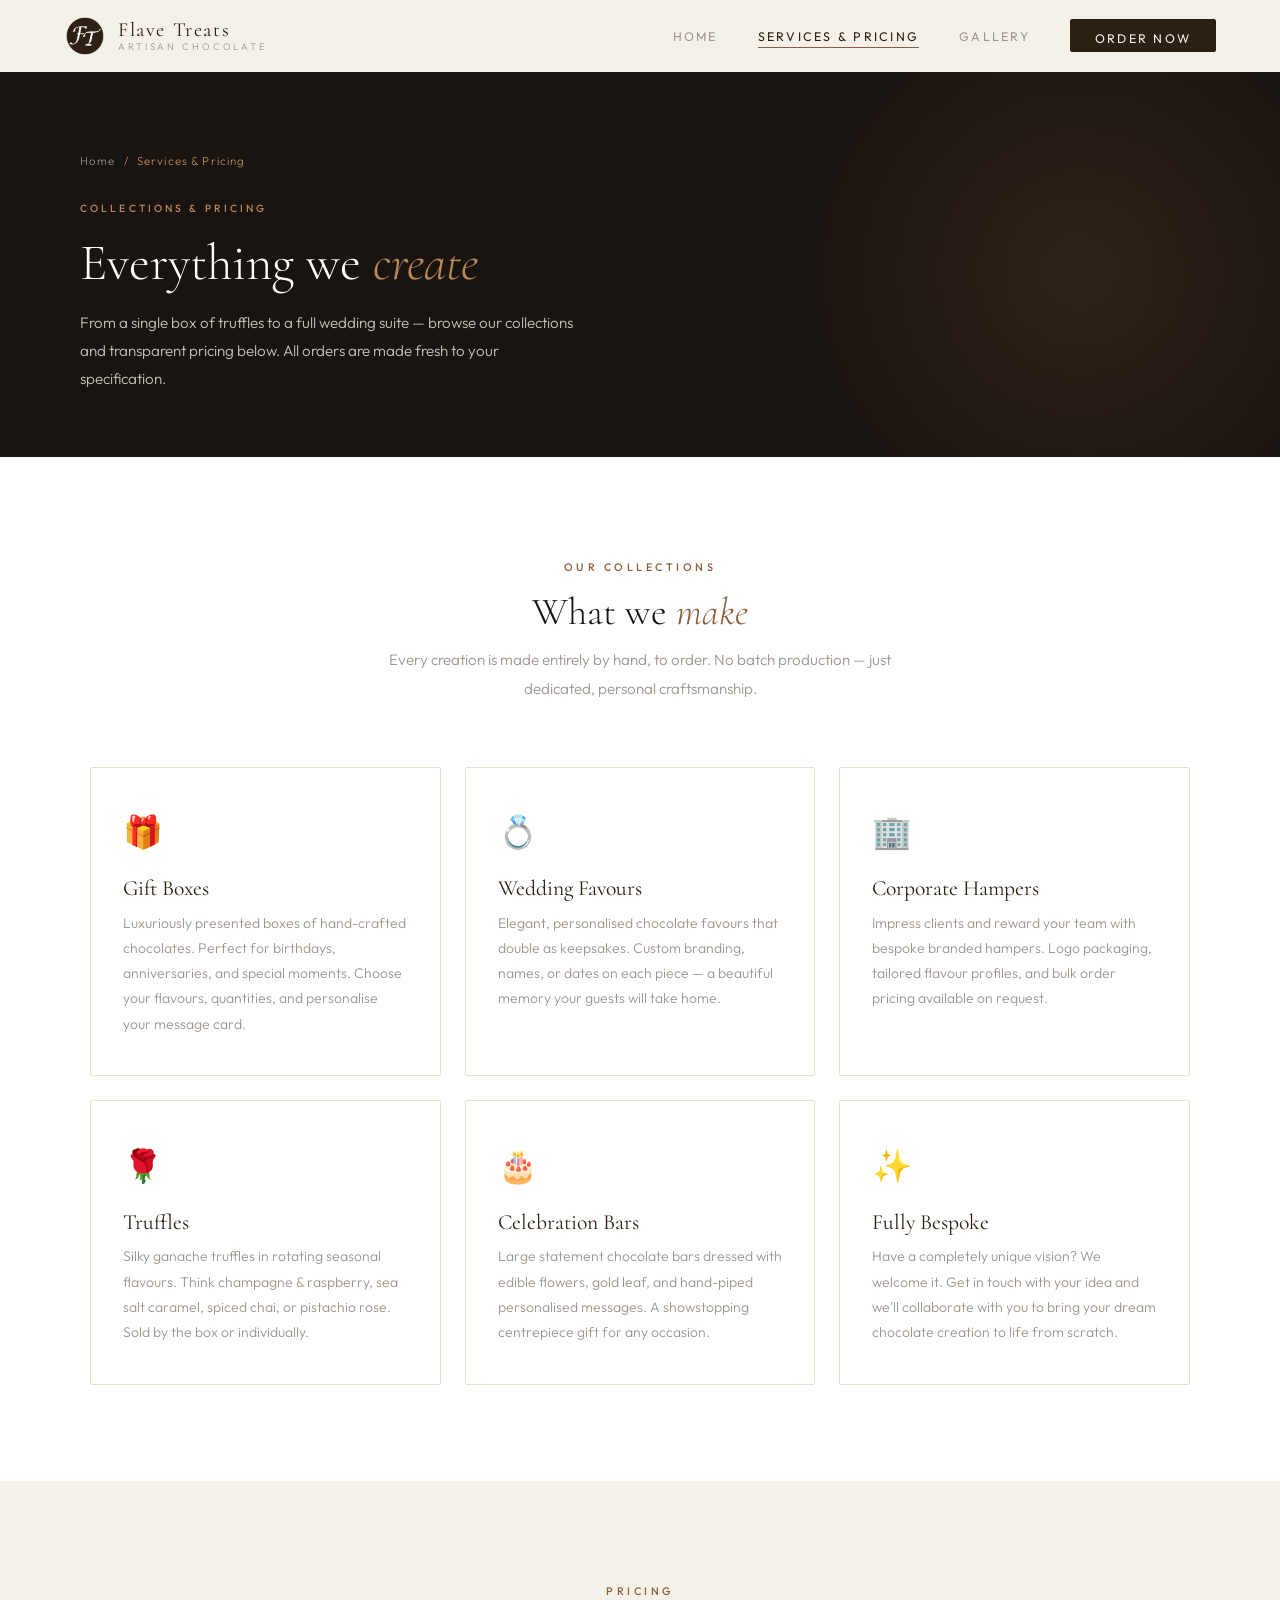
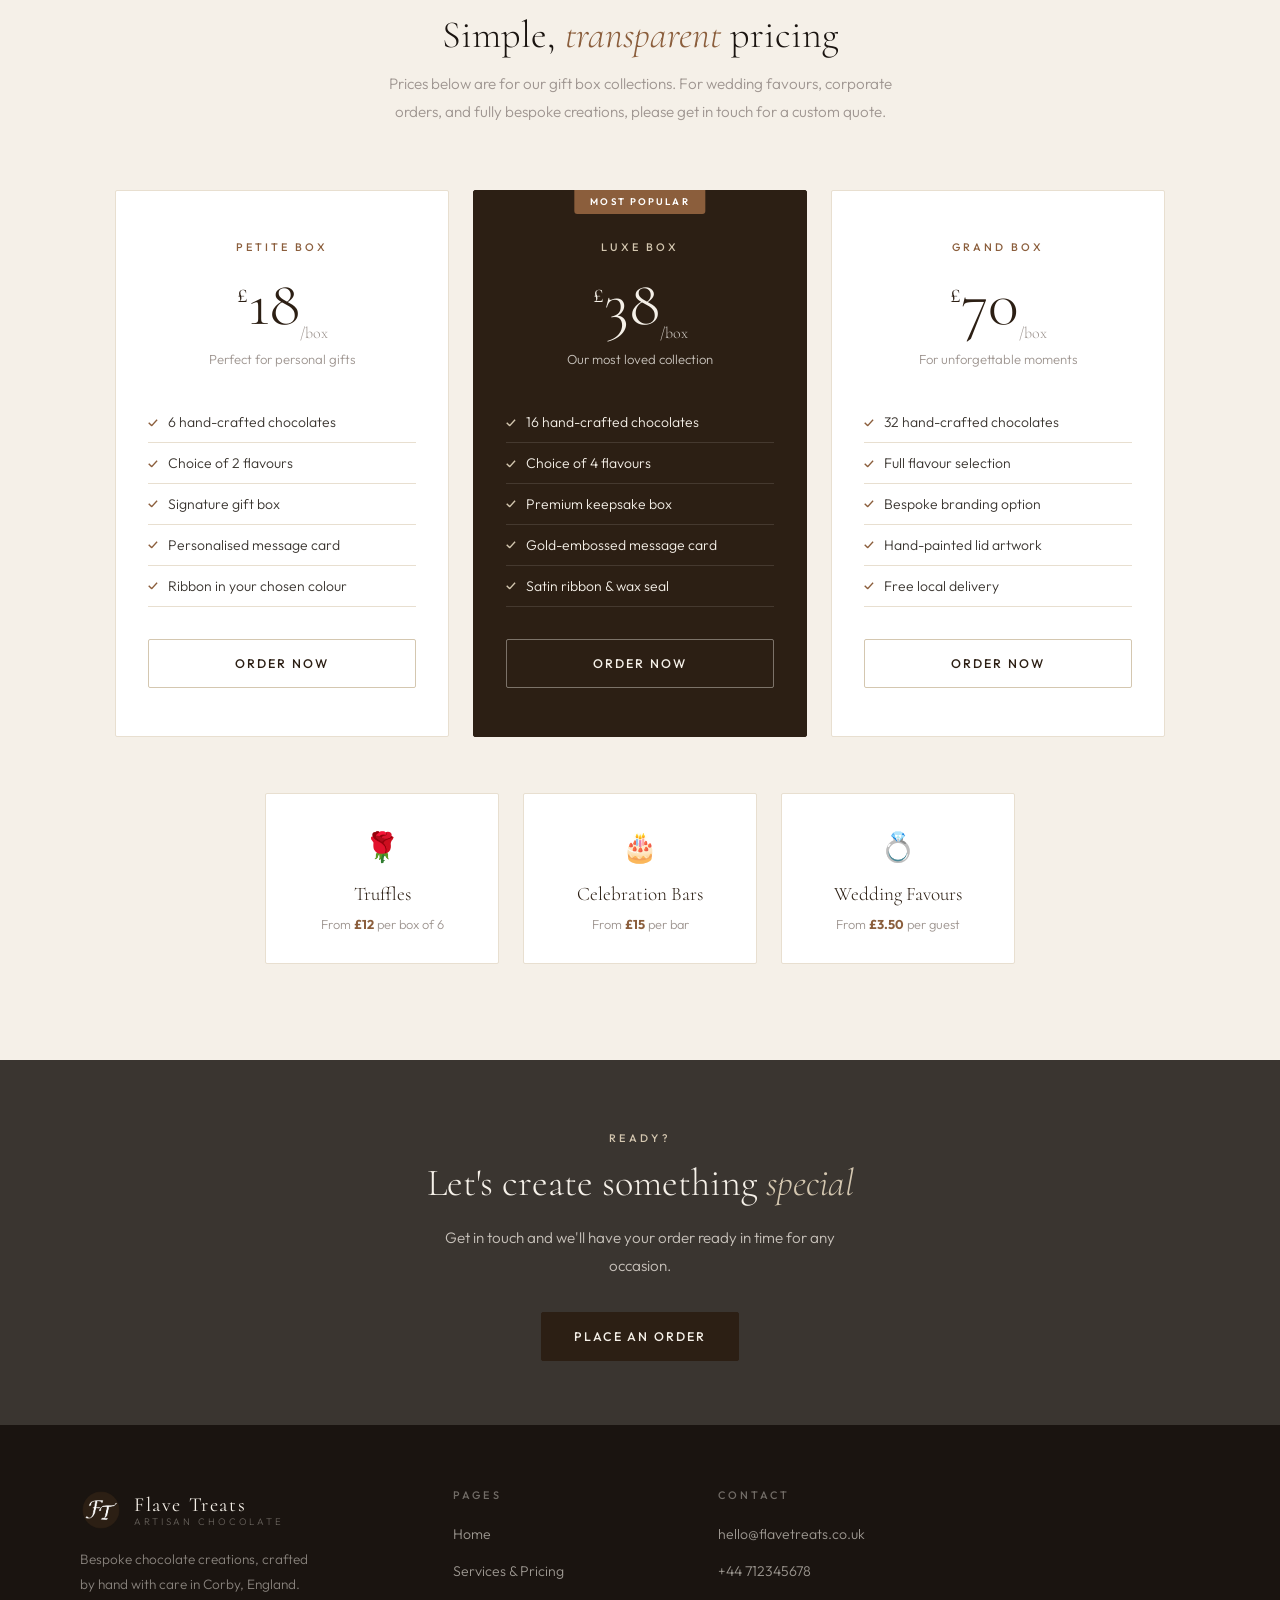
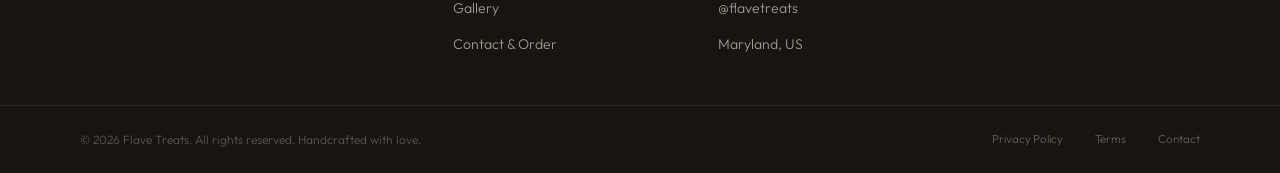
<file: services.html>
<!DOCTYPE html>
<html lang="en">
<head>
  <meta charset="UTF-8" />
  <meta name="viewport" content="width=device-width, initial-scale=1.0"/>
  <title>Services &amp; Pricing – Flave Treats</title>
  <link rel="stylesheet" href="style.css"/>
</head>
<body>

  <!-- ══════════════════════════════════════════
       NAVIGATION
  ═══════════════════════════════════════════ -->
  <nav class="navbar" id="navbar">
    <a href="index.html" class="nav-logo">
      <img src="logo.png" alt="Flave Treats Logo" class="logo-img"/>
      <div class="logo-text">
        <span class="top">Flave Treats</span>
        <span class="sub">Artisan Chocolate</span>
      </div>
    </a>

    <ul class="nav-links">
      <li><a href="index.html">Home</a></li>
      <li><a href="services.html" class="active">Services &amp; Pricing</a></li>
      <li><a href="gallery.html">Gallery</a></li>
      <li><a href="contact.html" class="nav-cta">Order Now</a></li>
    </ul>

    <button class="hamburger" aria-label="Toggle menu">
      <span></span><span></span><span></span>
    </button>
  </nav>

  <div class="page-wrapper">

    <!-- ══════════════════════════════════════════
         PAGE HERO
    ═══════════════════════════════════════════ -->
    <div class="page-hero">
      <div class="page-hero-content">
        <div class="breadcrumb">
          <a href="index.html">Home</a>
          <span>/</span>
          <span>Services &amp; Pricing</span>
        </div>
        <span class="page-hero-tag">Collections &amp; Pricing</span>
        <h1>Everything we <em>create</em></h1>
        <p>From a single box of truffles to a full wedding suite — browse our collections and transparent pricing below. All orders are made fresh to your specification.</p>
      </div>
    </div>

    <!-- ══════════════════════════════════════════
         ALL SERVICES
    ═══════════════════════════════════════════ -->
    <section class="section section-white" id="services">
      <div class="section-header reveal">
        <span class="section-label">Our Collections</span>
        <h2 class="section-title">What we <em>make</em></h2>
        <p class="section-body">Every creation is made entirely by hand, to order. No batch production — just dedicated, personal craftsmanship.</p>
      </div>

      <div class="cards-grid">
        <div class="card reveal">
          <div class="card-icon">🎁</div>
          <h3>Gift Boxes</h3>
          <p>Luxuriously presented boxes of hand-crafted chocolates. Perfect for birthdays, anniversaries, and special moments. Choose your flavours, quantities, and personalise your message card.</p>
        </div>
        <div class="card reveal">
          <div class="card-icon">💍</div>
          <h3>Wedding Favours</h3>
          <p>Elegant, personalised chocolate favours that double as keepsakes. Custom branding, names, or dates on each piece — a beautiful memory your guests will take home.</p>
        </div>
        <div class="card reveal">
          <div class="card-icon">🏢</div>
          <h3>Corporate Hampers</h3>
          <p>Impress clients and reward your team with bespoke branded hampers. Logo packaging, tailored flavour profiles, and bulk order pricing available on request.</p>
        </div>
        <div class="card reveal">
          <div class="card-icon">🌹</div>
          <h3>Truffles</h3>
          <p>Silky ganache truffles in rotating seasonal flavours. Think champagne &amp; raspberry, sea salt caramel, spiced chai, or pistachio rose. Sold by the box or individually.</p>
        </div>
        <div class="card reveal">
          <div class="card-icon">🎂</div>
          <h3>Celebration Bars</h3>
          <p>Large statement chocolate bars dressed with edible flowers, gold leaf, and hand-piped personalised messages. A showstopping centrepiece gift for any occasion.</p>
        </div>
        <div class="card reveal">
          <div class="card-icon">✨</div>
          <h3>Fully Bespoke</h3>
          <p>Have a completely unique vision? We welcome it. Get in touch with your idea and we'll collaborate with you to bring your dream chocolate creation to life from scratch.</p>
        </div>
      </div>
    </section>

    <!-- ══════════════════════════════════════════
         PRICING
    ═══════════════════════════════════════════ -->
    <section class="section section-milk" id="pricing">
      <div class="section-header reveal">
        <span class="section-label">Pricing</span>
        <h2 class="section-title">Simple, <em>transparent</em> pricing</h2>
        <p class="section-body">Prices below are for our gift box collections. For wedding favours, corporate orders, and fully bespoke creations, please get in touch for a custom quote.</p>
      </div>

      <div class="pricing-grid">
        <div class="price-card reveal">
          <p class="price-tier">Petite Box</p>
          <div class="price-amount"><sup>£</sup>18<sub>/box</sub></div>
          <p class="price-desc">Perfect for personal gifts</p>
          <ul class="price-features">
            <li>6 hand-crafted chocolates</li>
            <li>Choice of 2 flavours</li>
            <li>Signature gift box</li>
            <li>Personalised message card</li>
            <li>Ribbon in your chosen colour</li>
          </ul>
          <a href="contact.html" class="btn btn-secondary" style="width:100%; text-align:center; display:block;">Order Now</a>
        </div>

        <div class="price-card featured reveal">
          <p class="price-tier">Luxe Box</p>
          <div class="price-amount"><sup>£</sup>38<sub>/box</sub></div>
          <p class="price-desc">Our most loved collection</p>
          <ul class="price-features">
            <li>16 hand-crafted chocolates</li>
            <li>Choice of 4 flavours</li>
            <li>Premium keepsake box</li>
            <li>Gold-embossed message card</li>
            <li>Satin ribbon &amp; wax seal</li>
          </ul>
          <a href="contact.html" class="btn btn-ghost" style="width:100%; text-align:center; display:block;">Order Now</a>
        </div>

        <div class="price-card reveal">
          <p class="price-tier">Grand Box</p>
          <div class="price-amount"><sup>£</sup>70<sub>/box</sub></div>
          <p class="price-desc">For unforgettable moments</p>
          <ul class="price-features">
            <li>32 hand-crafted chocolates</li>
            <li>Full flavour selection</li>
            <li>Bespoke branding option</li>
            <li>Hand-painted lid artwork</li>
            <li>Free local delivery</li>
          </ul>
          <a href="contact.html" class="btn btn-secondary" style="width:100%; text-align:center; display:block;">Order Now</a>
        </div>
      </div>

      <!-- Additional pricing info -->
      <div style="max-width:750px; margin: 3.5rem auto 0; display:grid; grid-template-columns:1fr 1fr 1fr; gap:1.5rem;" class="reveal">
        <div style="background:var(--white); border:1px solid var(--beige); padding:1.8rem; text-align:center; border-radius:2px;">
          <div style="font-size:1.8rem; margin-bottom:0.6rem;">🌹</div>
          <div style="font-family:'Cormorant',serif; font-size:1.2rem; color:var(--brown); margin-bottom:0.3rem;">Truffles</div>
          <div style="font-size:0.8rem; color:var(--warm-grey);">From <strong style="color:var(--accent);">£12</strong> per box of 6</div>
        </div>
        <div style="background:var(--white); border:1px solid var(--beige); padding:1.8rem; text-align:center; border-radius:2px;">
          <div style="font-size:1.8rem; margin-bottom:0.6rem;">🎂</div>
          <div style="font-family:'Cormorant',serif; font-size:1.2rem; color:var(--brown); margin-bottom:0.3rem;">Celebration Bars</div>
          <div style="font-size:0.8rem; color:var(--warm-grey);">From <strong style="color:var(--accent);">£15</strong> per bar</div>
        </div>
        <div style="background:var(--white); border:1px solid var(--beige); padding:1.8rem; text-align:center; border-radius:2px;">
          <div style="font-size:1.8rem; margin-bottom:0.6rem;">💍</div>
          <div style="font-family:'Cormorant',serif; font-size:1.2rem; color:var(--brown); margin-bottom:0.3rem;">Wedding Favours</div>
          <div style="font-size:0.8rem; color:var(--warm-grey);">From <strong style="color:var(--accent);">£3.50</strong> per guest</div>
        </div>
      </div>
    </section>

    <!-- ══════════════════════════════════════════
         FLAVOURS
    ═══════════════════════════════════════════ -->
    <!--<section class="section section-beige">
      <div class="section-header reveal">
        <span class="section-label">Flavours</span>
        <h2 class="section-title">Our current <em>flavour range</em></h2>
        <p class="section-body">All flavours are available across most collections. Seasonal specials rotate throughout the year — ask us what's available when you order.</p>
      </div>

      <div style="display:grid; grid-template-columns:repeat(4,1fr); gap:1rem; max-width:900px; margin:0 auto;" class="reveal">

        <div style="background:var(--white); border:1px solid var(--beige); padding:1rem; text-align:center; border-radius:2px; font-size:0.875rem; color:var(--brown);">🍓 Raspberry &amp; Dark</div>
        <div style="background:var(--white); border:1px solid var(--beige); padding:1rem; text-align:center; border-radius:2px; font-size:0.875rem; color:var(--brown);">🥂 Champagne Truffle</div>
        <div style="background:var(--white); border:1px solid var(--beige); padding:1rem; text-align:center; border-radius:2px; font-size:0.875rem; color:var(--brown);">🧂 Sea Salt Caramel</div>
        <div style="background:var(--white); border:1px solid var(--beige); padding:1rem; text-align:center; border-radius:2px; font-size:0.875rem; color:var(--brown);">🌶️ Chilli Dark</div>
        <div style="background:var(--white); border:1px solid var(--beige); padding:1rem; text-align:center; border-radius:2px; font-size:0.875rem; color:var(--brown);">🍊 Orange Zest</div>
        <div style="background:var(--white); border:1px solid var(--beige); padding:1rem; text-align:center; border-radius:2px; font-size:0.875rem; color:var(--brown);">🌹 Pistachio Rose</div>
        <div style="background:var(--white); border:1px solid var(--beige); padding:1rem; text-align:center; border-radius:2px; font-size:0.875rem; color:var(--brown);">☕ Espresso Bean</div>
        <div style="background:var(--white); border:1px solid var(--beige); padding:1rem; text-align:center; border-radius:2px; font-size:0.875rem; color:var(--brown);">🍵 Spiced Chai</div>
        <div style="background:var(--white); border:1px solid var(--beige); padding:1rem; text-align:center; border-radius:2px; font-size:0.875rem; color:var(--brown);">🍋 Lemon Curd</div>
        <div style="background:var(--white); border:1px solid var(--beige); padding:1rem; text-align:center; border-radius:2px; font-size:0.875rem; color:var(--brown);">🍫 Classic Milk</div>
        <div style="background:var(--white); border:1px solid var(--beige); padding:1rem; text-align:center; border-radius:2px; font-size:0.875rem; color:var(--brown);">🤍 White &amp; Vanilla</div>
        <div style="background:var(--brown); border:1px solid var(--brown); padding:1rem; text-align:center; border-radius:2px; font-size:0.875rem; color:var(--milk);">✦ Seasonal Specials</div>
      </div>
    </section> -->

    <!-- ══════════════════════════════════════════
         CTA
    ═══════════════════════════════════════════ -->
    <section class="section-sm section-dark" style="text-align:center;">
      <div class="reveal">
        <span class="section-label">Ready?</span>
        <h2 class="section-title" style="margin-bottom:1.2rem;">Let's create something <em>special</em></h2>
        <p style="color:var(--grey-light); font-size:0.95rem; max-width:420px; margin: 0 auto 2rem; line-height:1.85;">
          Get in touch and we'll have your order ready in time for any occasion.
        </p>
        <a href="contact.html" class="btn btn-primary">Place an Order</a>
      </div>
    </section>

    <!-- ══════════════════════════════════════════
         FOOTER
    ═══════════════════════════════════════════ -->
    <footer>
      <div class="footer-top">
        <div class="footer-brand">
          <a href="index.html" class="nav-logo" style="text-decoration:none;">
            <img src="logo.png" alt="Flave Treats Logo" class="logo-img"/>
            <div class="logo-text">
              <span class="top">Flave Treats</span>
              <span class="sub">Artisan Chocolate</span>
            </div>
          </a>
          <p class="footer-tagline">Bespoke chocolate creations, crafted by hand with care in Corby, England.</p>
        </div>
        <div class="footer-col">
          <h4>Pages</h4>
          <ul>
            <li><a href="index.html">Home</a></li>
            <li><a href="services.html">Services &amp; Pricing</a></li>
            <li><a href="gallery.html">Gallery</a></li>
            <li><a href="contact.html">Contact &amp; Order</a></li>
          </ul>
        </div>
        <div class="footer-col">
          <h4>Contact</h4>
          <ul>
            <li><a href="mailto:hello@flavetreats.co.uk">hello@flavetreats.co.uk</a></li>
            <li><a href="tel:+441234567890">+44 712345678</a></li>
            <li><a href="#">@flavetreats</a></li>
            <li><a href="#">Maryland, US</a></li>
          </ul>
        </div>
      </div>
      <div class="footer-bottom">
        <p class="footer-copy">© 2026 Flave Treats. All rights reserved. Handcrafted with love.</p>
        <div class="footer-bottom-links">
          <a href="#">Privacy Policy</a>
          <a href="#">Terms</a>
          <a href="contact.html">Contact</a>
        </div>
      </div>
    </footer>

  </div>

  <script src="script.js"></script>
</body>
</html>
</file>
<file: style.css>
/* ============================================================
   FLAVE TREATS — style.css
   Palette: white · milk · beige · warm grey · black-brown
   ============================================================ */

@import url('https://fonts.googleapis.com/css2?family=Cormorant:ital,wght@0,300;0,400;0,600;1,300;1,400&family=Outfit:wght@300;400;500;600&display=swap');

/* ── VARIABLES ─────────────────────────────────────────── */
:root {
  --white:      #FFFFFF;
  --milk:       #F5F0E8;
  --beige:      #E8DFD0;
  --beige-mid:  #D4C7B0;
  --warm-grey:  #9E9590;
  --grey-light: #C8C2BB;
  --charcoal:   #3A3530;
  --brown:      #2C1F14;
  --black:      #1A1410;

  --accent:     #8B5E3C;
  --accent-lt:  #B8895A;

  --serif:  'Cormorant', Georgia, serif;
  --sans:   'Outfit', sans-serif;

  --radius: 2px;
  --shadow-sm: 0 2px 12px rgba(26,20,16,0.08);
  --shadow-md: 0 8px 32px rgba(26,20,16,0.12);
  --shadow-lg: 0 20px 60px rgba(26,20,16,0.16);

  --transition: 0.3s ease;
}

/* ── RESET ─────────────────────────────────────────────── */
*, *::before, *::after { margin: 0; padding: 0; box-sizing: border-box; }
html { scroll-behavior: smooth; font-size: 16px; }
body {
  font-family: var(--sans);
  font-weight: 300;
  background: var(--milk);
  color: var(--brown);
  overflow-x: hidden;
  line-height: 1.6;
}
img { display: block; max-width: 100%; }
a { text-decoration: none; color: inherit; }
ul { list-style: none; }

/* ── TYPOGRAPHY ────────────────────────────────────────── */
h1, h2, h3, h4 {
  font-family: var(--serif);
  font-weight: 400;
  line-height: 1.15;
}

/* ── NAVIGATION ────────────────────────────────────────── */
.navbar {
  position: fixed;
  top: 0; left: 0; right: 0;
  z-index: 200;
  display: flex;
  align-items: center;
  justify-content: space-between;
  padding: 0 4rem;
  height: 72px;
  background: rgba(245,240,232,0.93);
  backdrop-filter: blur(14px);
  -webkit-backdrop-filter: blur(14px);
  border-bottom: 1px solid transparent;
  transition: border-color var(--transition), box-shadow var(--transition);
}

.navbar.scrolled {
  border-color: var(--beige);
  box-shadow: var(--shadow-sm);
}

/* Logo */
.nav-logo {
  display: flex;
  align-items: center;
  gap: 0.75rem;
  text-decoration: none;
  flex-shrink: 0;
}

.logo-mark {
  width: 42px;
  height: 42px;
  background: var(--brown);
  border-radius: 50%;
  display: flex;
  align-items: center;
  justify-content: center;
  flex-shrink: 0;
  transition: background var(--transition);
}

.logo-img {
  height: 42px;
  width: auto;
  display: block;
  object-fit: contain;
}

.logo-mark svg {
  width: 22px;
  height: 22px;
  fill: var(--milk);
}

.logo-mark:hover { background: var(--accent); }

.logo-text {
  display: flex;
  flex-direction: column;
  line-height: 1.1;
}

.logo-text .top {
  font-family: var(--serif);
  font-size: 1.25rem;
  font-weight: 400;
  letter-spacing: 0.08em;
  color: var(--brown);
}

.logo-text .sub {
  font-family: var(--sans);
  font-size: 0.6rem;
  letter-spacing: 0.3em;
  text-transform: uppercase;
  color: var(--warm-grey);
}

/* Nav links */
.nav-links {
  display: flex;
  align-items: center;
  gap: 2.5rem;
}

.nav-links a {
  font-size: 0.78rem;
  letter-spacing: 0.18em;
  text-transform: uppercase;
  color: var(--warm-grey);
  font-weight: 400;
  transition: color var(--transition);
  position: relative;
  padding-bottom: 2px;
}

.nav-links a::after {
  content: '';
  position: absolute;
  bottom: -2px; left: 0;
  width: 0; height: 1px;
  background: var(--accent);
  transition: width var(--transition);
}

.nav-links a:hover,
.nav-links a.active { color: var(--brown); }
.nav-links a:hover::after,
.nav-links a.active::after { width: 100%; }

/* CTA button in nav */
.nav-cta {
  display: inline-block;
  padding: 0.6rem 1.5rem;
  background: var(--brown);
  color: var(--milk) !important;
  font-size: 0.75rem;
  letter-spacing: 0.16em;
  text-transform: uppercase;
  font-weight: 500;
  border: 1px solid var(--brown);
  transition: background var(--transition), color var(--transition) !important;
  border-radius: var(--radius);
}

.nav-cta::after { display: none !important; }
.nav-cta:hover { background: var(--accent) !important; border-color: var(--accent); }

/* Mobile hamburger */
.hamburger {
  display: none;
  flex-direction: column;
  gap: 5px;
  cursor: pointer;
  padding: 4px;
  background: none;
  border: none;
}
.hamburger span {
  display: block;
  width: 24px; height: 1.5px;
  background: var(--brown);
  transition: transform var(--transition), opacity var(--transition);
}
.hamburger.open span:nth-child(1) { transform: translateY(6.5px) rotate(45deg); }
.hamburger.open span:nth-child(2) { opacity: 0; }
.hamburger.open span:nth-child(3) { transform: translateY(-6.5px) rotate(-45deg); }

/* ── PAGE WRAPPER ──────────────────────────────────────── */
.page-wrapper { padding-top: 72px; }

/* ── HERO ──────────────────────────────────────────────── */
.hero {
  min-height: calc(100vh - 72px);
  display: grid;
  grid-template-columns: 1fr 1fr;
  background: var(--white);
  overflow: hidden;
}

.hero-content {
  display: flex;
  flex-direction: column;
  justify-content: center;
  padding: 5rem 4rem 5rem 5rem;
}

.hero-tag {
  display: inline-block;
  font-size: 0.68rem;
  letter-spacing: 0.32em;
  text-transform: uppercase;
  color: var(--accent);
  font-weight: 500;
  margin-bottom: 1.6rem;
  opacity: 0;
  animation: slideUp 0.7s 0.15s forwards;
}

.hero-title {
  font-family: var(--serif);
  font-size: clamp(2.8rem, 4.5vw, 4.8rem);
  font-weight: 300;
  color: var(--black);
  margin-bottom: 1.6rem;
  opacity: 0;
  animation: slideUp 0.7s 0.3s forwards;
}
.hero-title em { font-style: italic; color: var(--accent); }
.hero-title strong { font-weight: 600; display: block; }

.hero-body {
  font-size: 1rem;
  color: var(--warm-grey);
  line-height: 1.9;
  max-width: 440px;
  margin-bottom: 2.8rem;
  opacity: 0;
  animation: slideUp 0.7s 0.45s forwards;
}

.hero-actions {
  display: flex;
  gap: 1rem;
  flex-wrap: wrap;
  opacity: 0;
  animation: slideUp 0.7s 0.6s forwards;
}

.hero-panel {
  background: var(--beige);
  display: flex;
  align-items: center;
  justify-content: center;
  position: relative;
  overflow: hidden;
  opacity: 0;
  animation: fadeIn 1s 0.4s forwards;
}

.hero-panel-inner {
  display: flex;
  flex-direction: column;
  align-items: center;
  gap: 2rem;
  padding: 3rem;
  text-align: center;
}

.hero-emblem {
  width: 180px; height: 180px;
  border-radius: 50%;
  background: var(--white);
  display: flex;
  align-items: center;
  justify-content: center;
  font-size: 4.5rem;
  box-shadow: var(--shadow-md);
}

.hero-stat-row {
  display: flex;
  gap: 2.5rem;
}

.hero-stat { text-align: center; }
.hero-stat .num {
  font-family: var(--serif);
  font-size: 2rem;
  font-weight: 600;
  color: var(--brown);
  display: block;
  line-height: 1;
}
.hero-stat .lbl {
  font-size: 0.65rem;
  letter-spacing: 0.2em;
  text-transform: uppercase;
  color: var(--warm-grey);
}

/* Decorative circles on hero panel */
.hero-panel::before {
  content: '';
  position: absolute;
  width: 500px; height: 500px;
  border-radius: 50%;
  border: 1px solid rgba(44,31,20,0.08);
  top: 50%; left: 50%;
  transform: translate(-50%,-50%);
  pointer-events: none;
}
.hero-panel::after {
  content: '';
  position: absolute;
  width: 350px; height: 350px;
  border-radius: 50%;
  border: 1px solid rgba(44,31,20,0.05);
  top: 50%; left: 50%;
  transform: translate(-50%,-50%);
  pointer-events: none;
}

/* ── BUTTONS ───────────────────────────────────────────── */
.btn {
  display: inline-block;
  padding: 0.85rem 2rem;
  font-family: var(--sans);
  font-size: 0.78rem;
  letter-spacing: 0.16em;
  text-transform: uppercase;
  font-weight: 500;
  border-radius: var(--radius);
  cursor: pointer;
  transition: all var(--transition);
  border: 1.5px solid transparent;
}

.btn-primary {
  background: var(--brown);
  color: var(--milk);
  border-color: var(--brown);
}
.btn-primary:hover { background: var(--accent); border-color: var(--accent); }

.btn-secondary {
  background: transparent;
  color: var(--brown);
  border-color: var(--beige-mid);
}
.btn-secondary:hover { border-color: var(--brown); }

.btn-ghost {
  background: transparent;
  color: var(--milk);
  border-color: rgba(245,240,232,0.4);
}
.btn-ghost:hover { background: rgba(245,240,232,0.1); border-color: var(--milk); }

/* ── SECTION SHARED ────────────────────────────────────── */
.section { padding: 6rem 5rem; }
.section-sm { padding: 4rem 5rem; }
.section-dark { background: var(--charcoal); color: var(--milk); }
.section-white { background: var(--white); }
.section-beige { background: var(--beige); }
.section-milk { background: var(--milk); }

.section-header { text-align: center; margin-bottom: 4rem; }
.section-label {
  display: inline-block;
  font-size: 0.68rem;
  letter-spacing: 0.32em;
  text-transform: uppercase;
  color: var(--accent);
  font-weight: 500;
  margin-bottom: 0.8rem;
}
.section-dark .section-label { color: var(--beige-mid); }

.section-title {
  font-family: var(--serif);
  font-size: clamp(2rem, 3vw, 2.8rem);
  font-weight: 300;
  color: var(--black);
  margin-bottom: 0.8rem;
}
.section-dark .section-title { color: var(--milk); }
.section-title em { font-style: italic; color: var(--accent); }
.section-dark .section-title em { color: var(--beige-mid); }

.section-body {
  font-size: 0.95rem;
  color: var(--warm-grey);
  line-height: 1.85;
  max-width: 520px;
  margin: 0 auto;
}
.section-dark .section-body { color: var(--grey-light); }

/* ── STRIP / BANNER ────────────────────────────────────── */
.strip {
  background: var(--brown);
  padding: 1.2rem 5rem;
  display: flex;
  align-items: center;
  justify-content: center;
  gap: 3.5rem;
  flex-wrap: wrap;
}
.strip-item {
  font-size: 0.72rem;
  letter-spacing: 0.2em;
  text-transform: uppercase;
  color: rgba(245,240,232,0.55);
  display: flex;
  align-items: center;
  gap: 0.55rem;
}
.strip-item b { color: var(--milk); font-weight: 500; }

/* ── SERVICE CARDS ─────────────────────────────────────── */
.cards-grid {
  display: grid;
  grid-template-columns: repeat(3, 1fr);
  gap: 1.5rem;
  max-width: 1100px;
  margin: 0 auto;
}

.card {
  background: var(--white);
  border: 1px solid var(--beige);
  padding: 2.4rem 2rem;
  border-radius: var(--radius);
  transition: transform var(--transition), box-shadow var(--transition), border-color var(--transition);
  position: relative;
  overflow: hidden;
}

.card::after {
  content: '';
  position: absolute;
  bottom: 0; left: 0; right: 0;
  height: 2px;
  background: linear-gradient(to right, var(--accent), var(--accent-lt));
  transform: scaleX(0);
  transform-origin: left;
  transition: transform 0.4s ease;
}

.card:hover {
  transform: translateY(-4px);
  box-shadow: var(--shadow-md);
  border-color: var(--beige-mid);
}
.card:hover::after { transform: scaleX(1); }

.card-icon { font-size: 2rem; margin-bottom: 1.2rem; }
.card h3 {
  font-family: var(--serif);
  font-size: 1.35rem;
  font-weight: 400;
  color: var(--brown);
  margin-bottom: 0.6rem;
}
.card p { font-size: 0.875rem; color: var(--warm-grey); line-height: 1.8; }

/* ── PRICING CARDS ─────────────────────────────────────── */
.pricing-grid {
  display: grid;
  grid-template-columns: repeat(3, 1fr);
  gap: 1.5rem;
  max-width: 1050px;
  margin: 0 auto;
}

.price-card {
  background: var(--white);
  border: 1.5px solid var(--beige);
  padding: 3rem 2rem;
  text-align: center;
  border-radius: var(--radius);
  position: relative;
  transition: transform var(--transition), box-shadow var(--transition);
}
.price-card:hover {
  transform: translateY(-5px);
  box-shadow: var(--shadow-lg);
}

.price-card.featured {
  background: var(--brown);
  border-color: var(--brown);
  color: var(--milk);
}
.price-card.featured::before {
  content: 'Most Popular';
  position: absolute;
  top: -1px; left: 50%;
  transform: translateX(-50%);
  background: var(--accent);
  color: var(--white);
  font-size: 0.6rem;
  letter-spacing: 0.22em;
  text-transform: uppercase;
  padding: 0.28rem 1rem;
  font-family: var(--sans);
  font-weight: 600;
  border-radius: 0 0 3px 3px;
}

.price-tier {
  font-size: 0.68rem;
  letter-spacing: 0.28em;
  text-transform: uppercase;
  color: var(--accent);
  margin-bottom: 1rem;
  font-weight: 500;
}
.price-card.featured .price-tier { color: var(--beige-mid); }

.price-amount {
  font-family: var(--serif);
  font-size: 4rem;
  font-weight: 300;
  color: var(--brown);
  line-height: 1;
}
.price-card.featured .price-amount { color: var(--milk); }
.price-amount sup { font-size: 1.6rem; vertical-align: super; }
.price-amount sub { font-size: 1rem; color: var(--warm-grey); }
.price-card.featured .price-amount sub { color: var(--grey-light); }

.price-desc { font-size: 0.82rem; color: var(--warm-grey); margin: 0.5rem 0 2rem; }
.price-card.featured .price-desc { color: var(--grey-light); }

.price-features {
  list-style: none;
  margin-bottom: 2rem;
  text-align: left;
}
.price-features li {
  font-size: 0.875rem;
  color: var(--charcoal);
  padding: 0.55rem 0;
  border-bottom: 1px solid var(--beige);
  display: flex;
  align-items: center;
  gap: 0.6rem;
}
.price-card.featured .price-features li {
  color: var(--milk);
  border-color: rgba(245,240,232,0.12);
}
.price-features li::before {
  content: '✓';
  color: var(--accent);
  font-size: 0.75rem;
  font-weight: 600;
  flex-shrink: 0;
}
.price-card.featured .price-features li::before { color: var(--beige-mid); }

/* ── GALLERY ───────────────────────────────────────────── */
.gallery-grid {
  display: grid;
  grid-template-columns: repeat(3, 1fr);
  gap: 1rem;
  max-width: 1100px;
  margin: 0 auto;
}

.gallery-item {
  position: relative;
  overflow: hidden;
  border-radius: var(--radius);
  cursor: pointer;
  background: var(--beige);
}

.gallery-item::before {
  content: '';
  display: block;
  padding-bottom: 100%;
}

.gallery-placeholder {
  position: absolute;
  inset: 0;
  display: flex;
  flex-direction: column;
  align-items: center;
  justify-content: center;
  gap: 0.8rem;
  background: var(--beige);
  transition: background var(--transition);
}

.gallery-item:hover .gallery-placeholder {
  background: var(--beige-mid);
}

.gallery-emoji { font-size: 2.5rem; }

.gallery-label {
  font-family: var(--serif);
  font-size: 1rem;
  font-style: italic;
  color: var(--warm-grey);
}

.gallery-overlay {
  position: absolute;
  inset: 0;
  background: rgba(26,20,16,0);
  display: flex;
  align-items: flex-end;
  padding: 1.4rem;
  transition: background var(--transition);
}

.gallery-item:hover .gallery-overlay {
  background: rgba(26,20,16,0.55);
}

.gallery-caption {
  color: var(--white);
  font-family: var(--serif);
  font-size: 1rem;
  font-style: italic;
  opacity: 0;
  transform: translateY(8px);
  transition: opacity var(--transition), transform var(--transition);
}
.gallery-item:hover .gallery-caption {
  opacity: 1;
  transform: none;
}

/* Gallery filter buttons */
.gallery-filters {
  display: flex;
  justify-content: center;
  gap: 0.6rem;
  flex-wrap: wrap;
  margin-bottom: 3rem;
}

.filter-btn {
  padding: 0.5rem 1.4rem;
  font-size: 0.75rem;
  letter-spacing: 0.14em;
  text-transform: uppercase;
  font-family: var(--sans);
  font-weight: 400;
  border: 1px solid var(--beige-mid);
  background: transparent;
  color: var(--warm-grey);
  cursor: pointer;
  border-radius: 999px;
  transition: all var(--transition);
}
.filter-btn:hover,
.filter-btn.active {
  background: var(--brown);
  border-color: var(--brown);
  color: var(--milk);
}

/* ── CONTACT FORM ──────────────────────────────────────── */
.contact-layout {
  display: grid;
  grid-template-columns: 1fr 1.6fr;
  gap: 5rem;
  max-width: 1050px;
  margin: 0 auto;
  align-items: start;
}

.contact-info-col h2 {
  font-family: var(--serif);
  font-size: 2.2rem;
  font-weight: 300;
  color: var(--brown);
  margin-bottom: 1rem;
  line-height: 1.2;
}
.contact-info-col h2 em { font-style: italic; color: var(--accent); }
.contact-info-col p { font-size: 0.9rem; color: var(--warm-grey); line-height: 1.85; margin-bottom: 2rem; }

.contact-details { display: flex; flex-direction: column; gap: 1.4rem; }
.contact-detail-item { display: flex; flex-direction: column; gap: 0.2rem; }
.contact-detail-item .c-label {
  font-size: 0.65rem;
  letter-spacing: 0.28em;
  text-transform: uppercase;
  color: var(--accent);
  font-weight: 500;
}
.contact-detail-item .c-value {
  font-family: var(--serif);
  font-size: 1.05rem;
  color: var(--brown);
}
.contact-detail-item a { color: var(--brown); transition: color var(--transition); }
.contact-detail-item a:hover { color: var(--accent); }

/* Social icons row */
.social-row { display: flex; gap: 0.8rem; margin-top: 2rem; }
.social-btn {
  width: 38px; height: 38px;
  border: 1px solid var(--beige);
  border-radius: 50%;
  display: flex; align-items: center; justify-content: center;
  font-size: 0.75rem;
  color: var(--warm-grey);
  transition: all var(--transition);
  cursor: pointer;
  font-family: var(--sans);
  font-weight: 500;
}
.social-btn:hover { background: var(--brown); border-color: var(--brown); color: var(--milk); }

/* Form */
.form-col { display: flex; flex-direction: column; gap: 1.2rem; }

.form-row-2 { display: grid; grid-template-columns: 1fr 1fr; gap: 1.2rem; }

.form-group { display: flex; flex-direction: column; gap: 0.45rem; }
.form-group label {
  font-size: 0.68rem;
  letter-spacing: 0.22em;
  text-transform: uppercase;
  color: var(--charcoal);
  font-weight: 500;
}
.form-group input,
.form-group textarea,
.form-group select {
  background: var(--white);
  border: 1.5px solid var(--beige);
  color: var(--brown);
  font-family: var(--sans);
  font-size: 0.9rem;
  font-weight: 300;
  padding: 0.85rem 1rem;
  outline: none;
  border-radius: var(--radius);
  transition: border-color var(--transition);
  appearance: none;
  -webkit-appearance: none;
}
.form-group input::placeholder,
.form-group textarea::placeholder { color: var(--grey-light); }
.form-group input:focus,
.form-group textarea:focus,
.form-group select:focus { border-color: var(--accent); }
.form-group select option { background: var(--white); }
.form-group textarea { resize: vertical; min-height: 140px; }

.form-success {
  display: none;
  text-align: center;
  padding: 3rem 2rem;
  border: 1.5px solid var(--beige);
  background: var(--white);
  border-radius: var(--radius);
}
.form-success.visible { display: block; }
.form-success h3 {
  font-family: var(--serif);
  font-size: 2rem;
  font-weight: 300;
  color: var(--brown);
  margin-bottom: 0.6rem;
}
.form-success p { color: var(--warm-grey); }

/* ── PAGE HERO (inner pages) ───────────────────────────── */
.page-hero {
  background: var(--black);
  padding: 5rem 5rem 4rem;
  position: relative;
  overflow: hidden;
}
.page-hero::before {
  content: '';
  position: absolute;
  width: 600px; height: 600px;
  border-radius: 50%;
  background: radial-gradient(circle, rgba(139,94,60,0.2) 0%, transparent 65%);
  right: -100px; top: -100px;
  pointer-events: none;
}
.page-hero-content { position: relative; z-index: 1; max-width: 600px; }
.page-hero-tag {
  display: inline-block;
  font-size: 0.65rem;
  letter-spacing: 0.3em;
  text-transform: uppercase;
  color: var(--accent-lt);
  font-weight: 500;
  margin-bottom: 1rem;
}
.page-hero h1 {
  font-family: var(--serif);
  font-size: clamp(2.4rem, 4vw, 3.8rem);
  font-weight: 300;
  color: var(--white);
  margin-bottom: 1rem;
}
.page-hero h1 em { font-style: italic; color: var(--accent-lt); }
.page-hero p {
  font-size: 0.95rem;
  color: var(--grey-light);
  line-height: 1.85;
  max-width: 500px;
}

/* Breadcrumb */
.breadcrumb {
  display: flex;
  align-items: center;
  gap: 0.5rem;
  font-size: 0.72rem;
  color: rgba(245,240,232,0.4);
  letter-spacing: 0.1em;
  margin-bottom: 1.5rem;
}
.breadcrumb a { color: rgba(245,240,232,0.55); transition: color var(--transition); }
.breadcrumb a:hover { color: var(--milk); }
.breadcrumb span { color: var(--accent-lt); }

/* ── TESTIMONIALS ──────────────────────────────────────── */
.testimonials-grid {
  display: grid;
  grid-template-columns: repeat(3, 1fr);
  gap: 1.5rem;
  max-width: 1100px;
  margin: 0 auto;
}

.testimonial-card {
  background: var(--white);
  border: 1px solid var(--beige);
  padding: 2.2rem;
  border-radius: var(--radius);
}

.t-quote {
  font-family: var(--serif);
  font-size: 4rem;
  color: var(--beige);
  line-height: 0.7;
  margin-bottom: 0.8rem;
}
.testimonial-card p {
  font-family: var(--serif);
  font-style: italic;
  font-size: 1rem;
  color: var(--brown);
  line-height: 1.75;
  margin-bottom: 1.2rem;
}
.t-author {
  font-size: 0.72rem;
  letter-spacing: 0.18em;
  text-transform: uppercase;
  color: var(--accent);
  font-weight: 500;
}

/* ── FOOTER ────────────────────────────────────────────── */
footer {
  background: var(--black);
  color: var(--milk);
}

.footer-top {
  display: grid;
  grid-template-columns: 1.5fr 1fr 1fr 1fr;
  gap: 3rem;
  padding: 4rem 5rem 3rem;
  border-bottom: 1px solid rgba(245,240,232,0.08);
}

.footer-brand .logo-text .top { color: var(--milk); }
.footer-brand .logo-text .sub { color: rgba(245,240,232,0.35); }
.footer-brand .logo-mark { background: rgba(245,240,232,0.08); }
.footer-brand .logo-mark svg { fill: var(--milk); }
.footer-brand .logo-mark:hover { background: var(--accent); }

.footer-tagline {
  font-size: 0.85rem;
  color: rgba(245,240,232,0.5);
  line-height: 1.8;
  margin-top: 1rem;
  max-width: 240px;
}

.footer-col h4 {
  font-family: var(--sans);
  font-size: 0.68rem;
  letter-spacing: 0.28em;
  text-transform: uppercase;
  color: rgba(245,240,232,0.4);
  font-weight: 500;
  margin-bottom: 1.2rem;
}

.footer-col ul { display: flex; flex-direction: column; gap: 0.7rem; }
.footer-col a {
  font-size: 0.88rem;
  color: rgba(245,240,232,0.6);
  transition: color var(--transition);
}
.footer-col a:hover { color: var(--milk); }

.footer-bottom {
  display: flex;
  align-items: center;
  justify-content: space-between;
  padding: 1.5rem 5rem;
  flex-wrap: wrap;
  gap: 1rem;
}

.footer-copy {
  font-size: 0.75rem;
  color: rgba(245,240,232,0.3);
}

.footer-bottom-links {
  display: flex;
  gap: 2rem;
}
.footer-bottom-links a {
  font-size: 0.72rem;
  color: rgba(245,240,232,0.35);
  transition: color var(--transition);
}
.footer-bottom-links a:hover { color: var(--milk); }

/* ── SCROLL REVEAL ─────────────────────────────────────── */
.reveal {
  opacity: 0;
  transform: translateY(28px);
  transition: opacity 0.65s ease, transform 0.65s ease;
}
.reveal.visible { opacity: 1; transform: none; }

/* ── ANIMATIONS ────────────────────────────────────────── */
@keyframes slideUp {
  from { opacity: 0; transform: translateY(22px); }
  to   { opacity: 1; transform: translateY(0); }
}
@keyframes fadeIn {
  from { opacity: 0; }
  to   { opacity: 1; }
}

/* ── RESPONSIVE ────────────────────────────────────────── */
@media (max-width: 1024px) {
  .navbar { padding: 0 2.5rem; }
  .section, .section-sm { padding: 5rem 2.5rem; }
  .footer-top { grid-template-columns: 1fr 1fr; padding: 3rem 2.5rem; }
  .footer-bottom { padding: 1.5rem 2.5rem; }
  .strip { padding: 1.2rem 2.5rem; gap: 2rem; }
  .page-hero { padding: 4rem 2.5rem 3rem; }
}

@media (max-width: 820px) {
  .hero { grid-template-columns: 1fr; min-height: auto; }
  .hero-content { padding: 4rem 2.5rem; text-align: center; align-items: center; }
  .hero-body { margin-left: auto; margin-right: auto; }
  .hero-actions { justify-content: center; }
  .hero-panel { min-height: 320px; }
  .cards-grid, .pricing-grid, .testimonials-grid { grid-template-columns: 1fr; }
  .contact-layout { grid-template-columns: 1fr; gap: 3rem; }
  .form-row-2 { grid-template-columns: 1fr; }
  .gallery-grid { grid-template-columns: repeat(2, 1fr); }
  .footer-top { grid-template-columns: 1fr 1fr; }
}

@media (max-width: 600px) {
  .navbar { padding: 0 1.5rem; }
  .nav-links { display: none; position: fixed; top: 72px; left: 0; right: 0; background: var(--milk); flex-direction: column; padding: 2rem 1.5rem; gap: 1.5rem; border-bottom: 1px solid var(--beige); }
  .nav-links.open { display: flex; }
  .hamburger { display: flex; }
  .section, .section-sm { padding: 4rem 1.5rem; }
  .page-hero { padding: 3rem 1.5rem 2.5rem; }
  .gallery-grid { grid-template-columns: 1fr; }
  .footer-top { grid-template-columns: 1fr; padding: 2.5rem 1.5rem; }
  .footer-bottom { padding: 1.2rem 1.5rem; flex-direction: column; text-align: center; }
  .strip { padding: 1rem 1.5rem; }

  /* ── HERO SLIDESHOW ──────────────────────────────────── */
.slideshow {
  position: absolute;
  inset: 0;
  width: 100%;
  height: 100%;
}

.slide {
  position: absolute;
  inset: 0;
  opacity: 0;
  transition: opacity 0.9s ease;
}

.slide.active { opacity: 1; }

.slide img {
  width: 100%;
  height: 100%;
  object-fit: cover;
  object-position: center;
  display: block;
}

.slide-dots {
  position: absolute;
  bottom: 1.4rem;
  left: 50%;
  transform: translateX(-50%);
  display: flex;
  gap: 0.5rem;
  z-index: 10;
}

.dot {
  width: 8px; height: 8px;
  border-radius: 50%;
  background: rgba(255,255,255,0.45);
  cursor: pointer;
  transition: background 0.3s, transform 0.3s;
  border: none;
}

.dot.active {
  background: var(--white);
  transform: scale(1.25);
}
}
</file>
